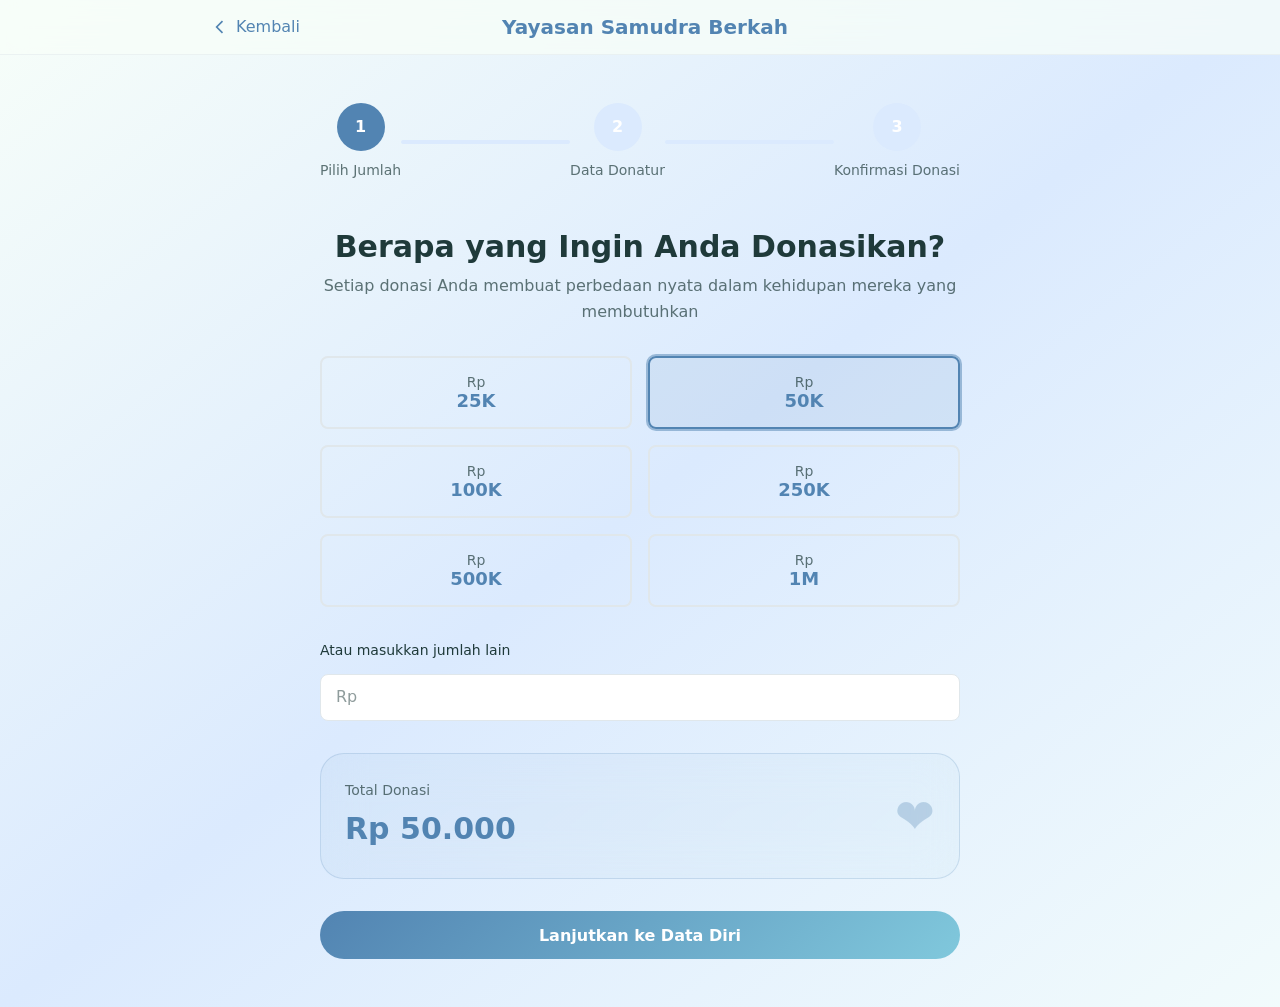
<file: donate.html>
<!DOCTYPE html>
<html lang="id">
<head>
  <meta charset="UTF-8">
  <meta name="viewport" content="width=device-width, initial-scale=1.0">
  <meta name="description" content="Halaman donasi Yayasan Samudra Berkah">
  <meta name="theme-color" content="#5284b2">
  <title>Donasi - Yayasan Samudra Berkah</title>
  <link rel="stylesheet" href="css/styles.css">
  <link rel="stylesheet" href="css/animations.css">
  <style>
:root{
  --primary:#5284b2;
  --accent:#80c8dc;
  --secondary:#3b82f6;
  --background:#f7fef9;
  --foreground:#1f3a3a;
  --border:#e0e7eb;
  --muted:#dbeafe;
  --input:#ffffff;
}

/* reset */
*{
  box-sizing:border-box;
  margin:0;
  padding:0;
  font-family:system-ui,-apple-system,Segoe UI,Roboto,sans-serif;
}

/* animation */
@keyframes bounce{
  0%,100%{transform:translateY(0)}
  50%{transform:translateY(-10px)}
}

/* button active */
.amount-btn.active{
  background:rgba(82,132,178,0.1) !important;
  border-color:var(--primary) !important;
  box-shadow:0 0 0 2px rgba(82,132,178,0.4);
}

/* disabled button */
button:disabled{
  opacity:.5;
  cursor:not-allowed;
}

/* DONATION HEADER */

.donation-header{
position:sticky;
top:0;
z-index:50;
backdrop-filter:blur(12px);
background:rgba(247,254,249,0.75);
border-bottom:1px solid rgba(224,231,235,0.5);
}

.donation-nav{
max-width:900px;
margin:auto;
padding:14px 20px;
display:flex;
align-items:center;
justify-content:space-between;
}

.back-btn{
display:flex;
align-items:center;
gap:6px;
text-decoration:none;
color:var(--primary);
font-weight:500;
transition:.3s;
}

.back-btn:hover{
opacity:.7;
}

.back-btn svg{
width:20px;
height:20px;
stroke:currentColor;
stroke-width:2;
fill:none;
}

.donation-title{
font-size:20px;
font-weight:700;
color:var(--primary);
text-align:center;
flex:1;
}

.nav-space{
width:80px;
}

/* MOBILE */

@media (max-width:640px){

.donation-nav{
padding:12px 16px;
}

.donation-title{
font-size:16px;
}

.back-btn span{
display:none;
}

.back-btn svg{
width:22px;
height:22px;
}

.nav-space{
width:40px;
}

}
</style>
</head>
<body>
  <main style="min-height: 100vh; background: linear-gradient(to bottom right, var(--background), rgb(219, 234, 254), rgba(236, 248, 255, 0.5));">
    <header class="donation-header">
      <div class="donation-nav">

        <a href="index.html" class="back-btn">
          <svg viewBox="0 0 24 24">
            <path d="M15 19l-7-7 7-7"></path>
          </svg>
          <span>Kembali</span>
        </a>

        <h1 class="donation-title">Yayasan Samudra Berkah</h1>

        <div class="nav-space"></div>

      </div>
    </header>

    <div style="max-width: 42rem; margin: 0 auto; padding: 3rem 1rem;">
<!-- Progress indicator -->
<div style="margin-bottom:3rem; display:flex; justify-content:center;">

  <div style="max-width:700px; width:100%;">

    <div style="display:grid; grid-template-columns:auto 1fr auto 1fr auto; align-items:center; text-align:center;">

      <!-- Step 1 -->
      <div>
        <div id="step1" style="width:48px;height:48px;border-radius:50%;display:flex;align-items:center;justify-content:center;font-weight:700;color:white;background:var(--primary);margin:auto;">
          1
        </div>
        <p style="font-size:0.875rem;margin-top:0.5rem;color:rgba(31,58,58,0.7);">
          Pilih Jumlah
        </p>
      </div>

      <!-- Line -->
      <div id="progress1" style="height:4px;background:var(--muted);border-radius:9999px;"></div>

      <!-- Step 2 -->
      <div>
        <div id="step2" style="width:48px;height:48px;border-radius:50%;display:flex;align-items:center;justify-content:center;font-weight:700;color:white;background:var(--muted);margin:auto;">
          2
        </div>
        <p style="font-size:0.875rem;margin-top:0.5rem;color:rgba(31,58,58,0.7);">
          Data Donatur
        </p>
      </div>

      <!-- Line -->
      <div id="progress2" style="height:4px;background:var(--muted);border-radius:9999px;"></div>

      <!-- Step 3 -->
      <div>
        <div id="step3" style="width:48px;height:48px;border-radius:50%;display:flex;align-items:center;justify-content:center;font-weight:700;color:white;background:var(--muted);margin:auto;">
          3
        </div>
        <p style="font-size:0.875rem;margin-top:0.5rem;color:rgba(31,58,58,0.7);">
          Konfirmasi Donasi
        </p>
      </div>

    </div>

  </div>

</div>

      <!-- Step 1: Amount Selection -->
      <div id="amountStep" style="display: grid; grid-template-columns: 1fr; gap: 2rem;" class="fade-in">
        <div style="text-align: center;">
          <h2 style="font-size: 1.875rem; font-weight: 700; color: var(--foreground); margin-bottom: 0.5rem;">Berapa yang Ingin Anda Donasikan?</h2>
          <p style="color: rgba(31, 58, 58, 0.7);">Setiap donasi Anda membuat perbedaan nyata dalam kehidupan mereka yang membutuhkan</p>
        </div>

        <!-- Preset amounts -->
        <div style="display: grid; grid-template-columns: repeat(2, 1fr); gap: 1rem;" id="presetAmounts">
          <button class="amount-btn" data-amount="25000" onclick="selectAmount(25000)" style="padding: 1rem; border-radius: 0.5rem; border: 2px solid var(--border); background: transparent; transition: all 0.3s ease; cursor: pointer;" onmouseover="this.style.borderColor='var(--primary)'; this.style.boxShadow='0 10px 20px rgba(82, 132, 178, 0.1)'" onmouseout="if (!this.classList.contains('active')) { this.style.borderColor='var(--border)'; this.style.boxShadow='none'; }">
            <div style="font-size: 0.875rem; color: rgba(31, 58, 58, 0.7);">Rp</div>
            <div style="font-size: 1.125rem; font-weight: 700; color: var(--primary);">25K</div>
          </button>
          <button class="amount-btn" data-amount="50000" onclick="selectAmount(50000)" style="padding: 1rem; border-radius: 0.5rem; border: 2px solid var(--border); background: transparent; transition: all 0.3s ease; cursor: pointer;" onmouseover="this.style.borderColor='var(--primary)'; this.style.boxShadow='0 10px 20px rgba(82, 132, 178, 0.1)'" onmouseout="if (!this.classList.contains('active')) { this.style.borderColor='var(--border)'; this.style.boxShadow='none'; }">
            <div style="font-size: 0.875rem; color: rgba(31, 58, 58, 0.7);">Rp</div>
            <div style="font-size: 1.125rem; font-weight: 700; color: var(--primary);">50K</div>
          </button>
          <button class="amount-btn" data-amount="100000" onclick="selectAmount(100000)" style="padding: 1rem; border-radius: 0.5rem; border: 2px solid var(--border); background: transparent; transition: all 0.3s ease; cursor: pointer;" onmouseover="this.style.borderColor='var(--primary)'; this.style.boxShadow='0 10px 20px rgba(82, 132, 178, 0.1)'" onmouseout="if (!this.classList.contains('active')) { this.style.borderColor='var(--border)'; this.style.boxShadow='none'; }">
            <div style="font-size: 0.875rem; color: rgba(31, 58, 58, 0.7);">Rp</div>
            <div style="font-size: 1.125rem; font-weight: 700; color: var(--primary);">100K</div>
          </button>
          <button class="amount-btn" data-amount="250000" onclick="selectAmount(250000)" style="padding: 1rem; border-radius: 0.5rem; border: 2px solid var(--border); background: transparent; transition: all 0.3s ease; cursor: pointer;" onmouseover="this.style.borderColor='var(--primary)'; this.style.boxShadow='0 10px 20px rgba(82, 132, 178, 0.1)'" onmouseout="if (!this.classList.contains('active')) { this.style.borderColor='var(--border)'; this.style.boxShadow='none'; }">
            <div style="font-size: 0.875rem; color: rgba(31, 58, 58, 0.7);">Rp</div>
            <div style="font-size: 1.125rem; font-weight: 700; color: var(--primary);">250K</div>
          </button>
          <button class="amount-btn" data-amount="500000" onclick="selectAmount(500000)" style="padding: 1rem; border-radius: 0.5rem; border: 2px solid var(--border); background: transparent; transition: all 0.3s ease; cursor: pointer;" onmouseover="this.style.borderColor='var(--primary)'; this.style.boxShadow='0 10px 20px rgba(82, 132, 178, 0.1)'" onmouseout="if (!this.classList.contains('active')) { this.style.borderColor='var(--border)'; this.style.boxShadow='none'; }">
            <div style="font-size: 0.875rem; color: rgba(31, 58, 58, 0.7);">Rp</div>
            <div style="font-size: 1.125rem; font-weight: 700; color: var(--primary);">500K</div>
          </button>
          <button class="amount-btn" data-amount="1000000" onclick="selectAmount(1000000)" style="padding: 1rem; border-radius: 0.5rem; border: 2px solid var(--border); background: transparent; transition: all 0.3s ease; cursor: pointer;" onmouseover="this.style.borderColor='var(--primary)'; this.style.boxShadow='0 10px 20px rgba(82, 132, 178, 0.1)'" onmouseout="if (!this.classList.contains('active')) { this.style.borderColor='var(--border)'; this.style.boxShadow='none'; }">
            <div style="font-size: 0.875rem; color: rgba(31, 58, 58, 0.7);">Rp</div>
            <div style="font-size: 1.125rem; font-weight: 700; color: var(--primary);">1M</div>
          </button>
        </div>

        <!-- Custom amount -->
        <div style="display: grid; gap: 0.75rem;">
          <label style="display: block; font-size: 0.875rem; font-weight: 500; color: var(--foreground);">Atau masukkan jumlah lain</label>
          <div style="position: relative;">
            <span style="position: absolute; left: 1rem; top: 50%; transform: translateY(-50%); color: rgba(31, 58, 58, 0.5); font-weight: 500;">Rp</span>
            <input type="number" id="customAmount" placeholder="Contoh: 150000" style="width: 100%; padding-left: 2.5rem; padding-top: 0.75rem; padding-bottom: 0.75rem; padding-right: 1rem; border: 1px solid var(--border); border-radius: 0.5rem; font-size: 1.125rem; color: var(--foreground); background: var(--input); transition: border-color 0.3s ease;" onchange="selectCustomAmount()" oninput="selectCustomAmount()" onfocus="this.style.borderColor='var(--primary)'; this.style.boxShadow='0 0 0 2px rgba(82, 132, 178, 0.5)'" onblur="this.style.borderColor='var(--border)'; this.style.boxShadow='none'">
          </div>
        </div>

        <!-- Summary card -->
        <div class="card-glass p-6" style="border: 1px solid rgba(82, 132, 178, 0.2); background: linear-gradient(135deg, rgba(82, 132, 178, 0.05), rgba(128, 200, 220, 0.05)); border-radius: 1.5rem;">
          <div style="display: flex; align-items: center; justify-content: space-between;">
            <div>
              <p style="font-size: 0.875rem; color: rgba(31, 58, 58, 0.7); margin-bottom: 0.25rem;">Total Donasi</p>
              <p id="totalAmount" style="font-size: 1.875rem; font-weight: 700; color: var(--primary);">Rp 50.000</p>
            </div>
            <div style="font-size: 3rem; color: rgba(82, 132, 178, 0.3);">❤️</div>
          </div>
        </div>

        <button onclick="proceedToInfo()" id="proceedBtn" style="width: 100%; height: 48px; font-size: 1rem; font-weight: 600; padding: 0.75rem 1.5rem; background: linear-gradient(135deg, var(--primary), var(--accent)); color: white; border: none; border-radius: 9999px; cursor: pointer; transition: all 0.3s ease;" onmouseover="this.style.boxShadow='0 15px 30px rgba(82, 132, 178, 0.3)'" onmouseout="this.style.boxShadow='0 10px 20px rgba(82, 132, 178, 0.2)'">
          Lanjutkan ke Data Diri
        </button>
      </div>

      <!-- Step 2: Donor Information -->
      <div id="infoStep" style="display: none; grid-template-columns: 1fr; gap: 2rem;" class="fade-in">
        <div style="text-align: center;">
          <h2 style="font-size: 1.875rem; font-weight: 700; color: var(--foreground); margin-bottom: 0.5rem;">Data Diri Anda</h2>
          <p style="color: rgba(31, 58, 58, 0.7);">Informasi ini membantu kami menghubungi dan memberikan tanda terima kasih</p>
        </div>

        <form id="donorForm" style="display: grid; gap: 1.25rem;" onsubmit="submitDonation(event)">
          <div>
            <label style="display: block; font-size: 0.875rem; font-weight: 500; color: var(--foreground); margin-bottom: 0.5rem;">Nama Lengkap *</label>
            <input type="text" id="donorName" required placeholder="Nama Anda" style="width: 100%; padding: 0.75rem 1rem; border: 1px solid var(--border); border-radius: 0.5rem; font-size: 1rem; color: var(--foreground); background: var(--input); transition: border-color 0.3s ease;" onfocus="this.style.borderColor='var(--primary)'; this.style.boxShadow='0 0 0 2px rgba(82, 132, 178, 0.5)'" onblur="this.style.borderColor='var(--border)'; this.style.boxShadow='none'">
          </div>

          <div>
            <label style="display: block; font-size: 0.875rem; font-weight: 500; color: var(--foreground); margin-bottom: 0.5rem;">Email *</label>
            <input type="email" id="donorEmail" required placeholder="email@example.com" style="width: 100%; padding: 0.75rem 1rem; border: 1px solid var(--border); border-radius: 0.5rem; font-size: 1rem; color: var(--foreground); background: var(--input); transition: border-color 0.3s ease;" onfocus="this.style.borderColor='var(--primary)'; this.style.boxShadow='0 0 0 2px rgba(82, 132, 178, 0.5)'" onblur="this.style.borderColor='var(--border)'; this.style.boxShadow='none'">
          </div>

          <div>
            <label style="display: block; font-size: 0.875rem; font-weight: 500; color: var(--foreground); margin-bottom: 0.5rem;">Nomor Telepon</label>
            <input type="tel" id="donorPhone" placeholder="62812345678" style="width: 100%; padding: 0.75rem 1rem; border: 1px solid var(--border); border-radius: 0.5rem; font-size: 1rem; color: var(--foreground); background: var(--input); transition: border-color 0.3s ease;" onfocus="this.style.borderColor='var(--primary)'; this.style.boxShadow='0 0 0 2px rgba(82, 132, 178, 0.5)'" onblur="this.style.borderColor='var(--border)'; this.style.boxShadow='none'">
          </div>

          <div>
            <label style="display: block; font-size: 0.875rem; font-weight: 500; color: var(--foreground); margin-bottom: 0.5rem;">Pesan (Opsional)</label>
            <textarea id="donorMessage" placeholder="Berikan pesan dukungan Anda..." style="width: 100%; padding: 0.75rem 1rem; border: 1px solid var(--border); border-radius: 0.5rem; font-size: 1rem; color: var(--foreground); background: var(--input); transition: border-color 0.3s ease; font-family: inherit; resize: vertical;" rows="4" onfocus="this.style.borderColor='var(--primary)'; this.style.boxShadow='0 0 0 2px rgba(82, 132, 178, 0.5)'" onblur="this.style.borderColor='var(--border)'; this.style.boxShadow='none'"></textarea>
          </div>

          <!-- Summary before submission -->
          <div class="card-glass p-4" style="border: 1px solid rgba(82, 132, 178, 0.2); background: linear-gradient(135deg, rgba(82, 132, 178, 0.05), rgba(128, 200, 220, 0.05)); border-radius: 1.5rem;">
            <div style="display: grid; gap: 0.5rem;">
              <div style="display: flex; justify-content: space-between; font-size: 0.875rem;">
                <span style="color: rgba(31, 58, 58, 0.7);">Jumlah Donasi:</span>
                <span id="summaryAmount" style="font-weight: 700; color: var(--primary);">Rp 50.000</span>
              </div>
              <div style="display: flex; justify-content: space-between; font-size: 0.875rem;">
                <span style="color: rgba(31, 58, 58, 0.7);">Nama:</span>
                <span id="summaryName" style="font-weight: 600; color: var(--foreground);">-</span>
              </div>
              <div style="display: flex; justify-content: space-between; font-size: 0.875rem;">
                <span style="color: rgba(31, 58, 58, 0.7);">Email:</span>
                <span id="summaryEmail" style="font-weight: 600; color: var(--foreground); text-align: right;">-</span>
              </div>
            </div>
          </div>

          <div style="display: grid; grid-template-columns: repeat(2, 1fr); gap: 0.75rem;">
            <button type="button" onclick="goBackToAmount()" style="padding: 0.75rem 1rem; border: 2px solid var(--primary); color: var(--primary); background: transparent; border-radius: 9999px; font-weight: 600; cursor: pointer; transition: all 0.3s ease;" onmouseover="this.style.backgroundColor='var(--primary)'; this.style.color='white'" onmouseout="this.style.backgroundColor='transparent'; this.style.color='var(--primary)'">
              Kembali
            </button>
            <button type="submit" style="padding: 0.75rem 1rem; background: linear-gradient(135deg, var(--primary), var(--accent)); color: white; border: none; border-radius: 9999px; font-weight: 600; font-size: 1rem; cursor: pointer; transition: all 0.3s ease;" onmouseover="this.style.boxShadow='0 15px 30px rgba(82, 132, 178, 0.3)'" onmouseout="this.style.boxShadow='0 10px 20px rgba(82, 132, 178, 0.2)'">
              Konfirmasi Donasi
            </button>
          </div>
        </form>
      </div>

      <!-- Step 3: Success -->
      <div id="successStep" style="display: none; grid-template-columns: 1fr; gap: 2rem; text-align: center;" class="fade-in">
        <div style="display: flex; justify-content: center; margin-bottom: 1.5rem;">
          <div style="position: relative;">
            <div style="width: 80px; height: 80px; background: linear-gradient(135deg, #4ade80, #10b981); border-radius: 50%; display: flex; align-items: center; justify-content: center; animation: bounce 1s infinite;">
              <svg style="width: 48px; height: 48px; color: white;" fill="none" stroke="currentColor" viewBox="0 0 24 24">
                <path stroke-linecap="round" stroke-linejoin="round" stroke-width="2" d="M9 12l2 2 4-4m6 2a9 9 0 11-18 0 9 9 0 0118 0z"></path>
              </svg>
            </div>
          </div>
        </div>

        <div>
          <h2 style="font-size: 1.875rem; font-weight: 700; color: var(--foreground); margin-bottom: 0.75rem;">Terima Kasih!</h2>
          <p style="font-size: 1.125rem; color: rgba(31, 58, 58, 0.7); margin-bottom: 1rem;">
            Donasi Anda sebesar <span id="successAmount" style="font-weight: 700; color: var(--primary);">Rp 50.000</span>
          </p>
          <p style="color: rgba(31, 58, 58, 0.6);">
            telah diterima dengan baik. Kami sangat menghargai kontribusi Anda untuk membantu sesama.
          </p>
        </div>

        <div class="card-glass p-6" style="border: 1px solid rgba(82, 132, 178, 0.2); background: linear-gradient(135deg, rgba(82, 132, 178, 0.05), rgba(128, 200, 220, 0.05)); border-radius: 1.5rem; text-align: left;">
          <div style="display: grid; gap: 0.75rem;">
            <div>
              <p style="font-size: 0.875rem; color: rgba(31, 58, 58, 0.7); margin-bottom: 0.25rem;">Penerima Donasi</p>
              <p id="successName" style="font-weight: 600; color: var(--foreground);">-</p>
            </div>
            <div>
              <p style="font-size: 0.875rem; color: rgba(31, 58, 58, 0.7); margin-bottom: 0.25rem;">Tanda Terima akan Dikirim ke</p>
              <p id="successEmail" style="font-weight: 600; color: var(--foreground);">-</p>
            </div>
            <div id="successMessageBox" style="display: none;">
              <p style="font-size: 0.875rem; color: rgba(31, 58, 58, 0.7); margin-bottom: 0.25rem;">Pesan Anda</p>
              <p id="successMessage" style="color: var(--foreground); font-style: italic;">-</p>
            </div>
          </div>
        </div>

        <div style="background: rgb(219, 234, 254); border: 1px solid rgb(191, 219, 254); border-radius: 0.5rem; padding: 1rem; text-align: left;">
          <p style="font-size: 0.875rem; color: rgb(30, 58, 82);">
            <span style="font-weight: 600;">Informasi Penting:</span> Proses verifikasi donasi Anda akan selesai dalam 24 jam. Anda akan menerima email konfirmasi dengan nomor referensi dan riwayat penggunaan dana.
          </p>
        </div>

        <div style="display: grid; grid-template-columns: repeat(auto-fit, minmax(200px, 1fr)); gap: 0.75rem;">
          <a href="index.html" style="padding: 0.75rem 1.5rem; border: 2px solid var(--primary); color: var(--primary); background: transparent; border-radius: 9999px; font-weight: 600; cursor: pointer; transition: all 0.3s ease; text-decoration: none; text-align: center; display: inline-block;" onmouseover="this.style.backgroundColor='var(--primary)'; this.style.color='white'" onmouseout="this.style.backgroundColor='transparent'; this.style.color='var(--primary)'">
            Kembali ke Beranda
          </a>
          <button style="padding: 0.75rem 1.5rem; background: linear-gradient(135deg, var(--primary), var(--accent)); color: white; border: none; border-radius: 9999px; font-weight: 600; cursor: pointer; transition: all 0.3s ease;" onmouseover="this.style.boxShadow='0 15px 30px rgba(82, 132, 178, 0.3)'" onmouseout="this.style.boxShadow='0 10px 20px rgba(82, 132, 178, 0.2)'">
            Bagikan Donasi Anda
          </button>
        </div>
      </div>
    </div>
  </main>

  <script>
    let currentStep = 'amount';
    let selectedAmount = 50000;

    function selectAmount(amount) {
      selectedAmount = amount;
      document.getElementById('customAmount').value = '';
      updateAmountDisplay();
      updateActiveButton();
    }

    function selectCustomAmount(){
      const val = document.getElementById('customAmount').value;

      if(val && parseInt(val) > 0){
        selectedAmount = parseInt(val);
        updateAmountDisplay();
        updateActiveButton();
      }
    }

    function updateAmountDisplay() {
      document.getElementById('totalAmount').textContent = `Rp ${selectedAmount.toLocaleString('id-ID')}`;
      document.getElementById('summaryAmount').textContent = `Rp ${selectedAmount.toLocaleString('id-ID')}`;
      document.getElementById('proceedBtn').disabled = selectedAmount <= 0;
    }

    function updateActiveButton() {
      document.querySelectorAll('.amount-btn').forEach(btn => {
        btn.classList.remove('active');
        btn.style.backgroundColor = 'transparent';
        btn.style.borderColor = 'var(--border)';
        if (parseInt(btn.dataset.amount) === selectedAmount) {
          btn.classList.add('active');
          btn.style.backgroundColor = 'rgba(82, 132, 178, 0.1)';
          btn.style.borderColor = 'var(--primary)';
          btn.style.boxShadow = '0 0 0 2px rgba(82, 132, 178, 0.5)';
        }
      });
    }

    function proceedToInfo(){

      if(!selectedAmount || selectedAmount <= 0){
        alert("Masukkan jumlah donasi terlebih dahulu");
        return;
      }

      document.getElementById('amountStep').style.display='none';
      document.getElementById('infoStep').style.display='grid';

      // ubah warna step
      document.getElementById('step2').style.background='var(--primary)';
      document.getElementById('progress1').style.background='var(--primary)';

      window.scrollTo({top:0,behavior:'smooth'});
    }

    function goBackToAmount() {
      // Update progress
      document.getElementById('step2').style.opacity = '0.5';
      document.getElementById('step3').style.opacity = '0.5';
      document.getElementById('progress1').style.backgroundColor = 'var(--muted)';
      document.getElementById('progress2').style.backgroundColor = 'var(--muted)';
      
      // Switch steps
      document.getElementById('amountStep').style.display = 'grid';
      document.getElementById('infoStep').style.display = 'none';
      currentStep = 'amount';
      
      // Scroll to top
      window.scrollTo(0, 0);
    }

    function submitDonation(e) {
      e.preventDefault();
      
      const name = document.getElementById('donorName').value;
      const email = document.getElementById('donorEmail').value;
      const phone = document.getElementById('donorPhone').value;
      const message = document.getElementById('donorMessage').value;
      
      if (name && email) {
        // Update progress
        document.getElementById('step2').style.background = 'var(--primary)';
        document.getElementById('step3').style.background = 'var(--primary)';

        document.getElementById('progress1').style.background = 'var(--primary)';
        document.getElementById('progress2').style.background = 'var(--primary)';
        
        // Update success screen
        document.getElementById('successAmount').textContent = `Rp ${selectedAmount.toLocaleString('id-ID')}`;
        document.getElementById('successName').textContent = name;
        document.getElementById('successEmail').textContent = email;
        
        if (message) {
          document.getElementById('successMessageBox').style.display = 'block';
          document.getElementById('successMessage').textContent = `"${message}"`;
        }
        
        // Switch steps
        document.getElementById('infoStep').style.display = 'none';
        document.getElementById('successStep').style.display = 'grid';
        currentStep = 'success';
        
        // Scroll to top
        window.scrollTo(0, 0);
      }
    }

    function resetForm() {
      // Reset form fields
      document.getElementById('donorForm').reset();
      document.getElementById('donorName').value = '';
      document.getElementById('donorEmail').value = '';
      document.getElementById('donorPhone').value = '';
      document.getElementById('donorMessage').value = '';
      
      // Reset amount
      selectedAmount = 50000;
      
      // Reset progress
      document.getElementById('step1').style.opacity = '1';
      document.getElementById('step2').style.opacity = '0.5';
      document.getElementById('step3').style.opacity = '0.5';
      document.getElementById('progress1').style.backgroundColor = 'var(--muted)';
      document.getElementById('progress2').style.backgroundColor = 'var(--muted)';
      
      // Switch to amount step
      document.getElementById('amountStep').style.display = 'grid';
      document.getElementById('infoStep').style.display = 'none';
      document.getElementById('successStep').style.display = 'none';
      currentStep = 'amount';
      
      updateAmountDisplay();
      updateActiveButton();
    }

    // Initialize
    updateAmountDisplay();
    updateActiveButton();

    // Form input updates
    document.getElementById('donorName').addEventListener('input', function() {
      document.getElementById('summaryName').textContent = this.value || '-';
    });

    document.getElementById('donorEmail').addEventListener('input', function() {
      document.getElementById('summaryEmail').textContent = this.value || '-';
    });
  </script>
</body>
</html>
</file>
<file: css/styles.css>
:root {
  --background: #f7fef9;
  --foreground: #1f3a3a;
  --card: #ffffff;
  --card-foreground: #1f3a3a;
  --primary: #5284b2;
  --primary-foreground: #f7fef9;
  --secondary: #8cb0ce;
  --secondary-foreground: #ffffff;
  --muted: #eaf1f5;
  --muted-foreground: #5a7a7a;
  --accent: #80c8dc;
  --accent-foreground: #f7fef9;
  --border: #e0e7eb;
  --input: #f2f7fb;
  --ring: #5284b2;
}

* {
  margin: 0;
  padding: 0;
  box-sizing: border-box;
}

html {
  scroll-behavior: smooth;
}

body {
  font-family: -apple-system, BlinkMacSystemFont, 'Segoe UI', Roboto, Oxygen, Ubuntu, Cantarell, sans-serif;
  background-color: var(--background);
  color: var(--foreground);
  line-height: 1.6;
  min-height:100vh;
  display:flex;
  flex-direction:column;
}

/* Animations */
@keyframes wave {
  0%, 100% {
    d: path('M0,100 Q25,80 50,100 T100,100 L100,120 Q75,100 50,120 T0,120 Z');
  }
  50% {
    d: path('M0,90 Q25,70 50,90 T100,90 L100,130 Q75,110 50,130 T0,130 Z');
  }
}

@keyframes float {
  0%, 100% {
    transform: translateY(0px);
  }
  50% {
    transform: translateY(-20px);
  }
}

@keyframes fadeIn {
  from {
    opacity: 0;
    transform: translateY(30px);
  }
  to {
    opacity: 1;
    transform: translateY(0);
  }
}

@keyframes slideUp {
  from {
    opacity: 0;
    transform: translateY(60px);
  }
  to {
    opacity: 1;
    transform: translateY(0);
  }
}

@keyframes counterAnimate {
  0% {
    opacity: 0;
    transform: scale(0.5);
  }
  100% {
    opacity: 1;
    transform: scale(1);
  }
}

@keyframes pulse {
  0%, 100% {
    opacity: 1;
  }
  50% {
    opacity: 0.5;
  }
}

@keyframes bounce {
  0%, 100% {
    transform: translateY(0);
  }
  50% {
    transform: translateY(-10px);
  }
}

.fade-in {
  animation: fadeIn 0.8s ease-out;
}

.slide-up {
  animation: slideUp 0.8s ease-out;
}

.counter-animate {
  animation: counterAnimate 0.6s ease-out;
}

.animate-pulse {
  animation: pulse 2s cubic-bezier(0.4, 0, 0.6, 1) infinite;
}

.animate-bounce {
  animation: bounce 1s infinite;
}

/* Utility Classes */
.text-balance {
  text-wrap: balance;
}

.line-clamp-2 {
  display: -webkit-box;
  -webkit-line-clamp: 2;
  -webkit-box-orient: vertical;
  overflow: hidden;
}

.line-clamp-3 {
  display: -webkit-box;
  -webkit-line-clamp: 3;
  -webkit-box-orient: vertical;
  overflow: hidden;
}

/* Layout helpers */
.container {
  max-width: 1280px;
  margin: 0 auto;
  padding: 0 1rem;
}

.flex {
  display: flex;
}

.items-center {
  align-items: center;
}

.justify-between {
  justify-content: space-between;
}

.justify-center {
  justify-content: center;
}

.gap-2 { gap: 0.5rem; }
.gap-3 { gap: 0.75rem; }
.gap-4 { gap: 1rem; }
.gap-6 { gap: 1.5rem; }
.gap-8 { gap: 2rem; }
.gap-12 { gap: 3rem; }

.mb-2 { margin-bottom: 0.5rem; }
.mb-3 { margin-bottom: 0.75rem; }
.mb-4 { margin-bottom: 1rem; }
.mb-6 { margin-bottom: 1.5rem; }
.mb-8 { margin-bottom: 2rem; }
.mb-12 { margin-bottom: 3rem; }
.mb-16 { margin-bottom: 4rem; }

.mt-2 { margin-top: 0.5rem; }
.mt-4 { margin-top: 1rem; }
.mt-8 { margin-bottom: 2rem; }
.mt-16 { margin-top: 4rem; }

.pt-8 { padding-top: 2rem; }
.pt-12 { padding-top: 3rem; }

.p-4 { padding: 1rem; }
.p-6 { padding: 1.5rem; }
.p-8 { padding: 2rem; }

.px-4 { padding-left: 1rem; padding-right: 1rem; }
.px-6 { padding-left: 1.5rem; padding-right: 1.5rem; }
.px-8 { padding-left: 2rem; padding-right: 2rem; }
.px-10 { padding-left: 2.5rem; padding-right: 2.5rem; }

.py-2 { padding-top: 0.5rem; padding-bottom: 0.5rem; }
.py-3 { padding-top: 0.75rem; padding-bottom: 0.75rem; }
.py-4 { padding-top: 1rem; padding-bottom: 1rem; }
.py-6 { padding-top: 1.5rem; padding-bottom: 1.5rem; }
.py-12 { padding-top: 3rem; padding-bottom: 3rem; }

.sm\:px-6 { padding-left: 1.5rem; padding-right: 1.5rem; }
.lg\:px-8 { padding-left: 2rem; padding-right: 2rem; }

/* Responsive padding */
@media (min-width: 640px) {
  .sm\:py-20 { padding-top: 5rem; padding-bottom: 5rem; }
  .sm\:py-28 { padding-top: 7rem; padding-bottom: 7rem; }
  .sm\:p-12 { padding: 3rem; }
  .sm\:text-lg { font-size: 1.125rem; }
  .sm\:text-xl { font-size: 1.25rem; }
  .sm\:text-2xl { font-size: 1.5rem; }
  .sm\:text-5xl { font-size: 3rem; }
  .sm\:text-6xl { font-size: 3.75rem; }
  .sm\:h-80 { height: 20rem; }
  .sm\:flex-row { flex-direction: row; }
  .sm\:grid-cols-2 { display: grid; grid-template-columns: repeat(2, 1fr); }
  .sm\:grid-cols-2.gap-6 { display: grid; grid-template-columns: repeat(2, 1fr); gap: 1.5rem; }
  .sm\:gap-4 { gap: 1rem; }
}

@media (min-width: 768px) {
  .md\:grid-cols-2 { display: grid; grid-template-columns: repeat(2, 1fr); }
  .md\:grid-cols-3 { display: grid; grid-template-columns: repeat(3, 1fr); }
  .md\:grid-cols-4 { display: grid; grid-template-columns: repeat(4, 1fr); }
  .md\:p-6 { padding: 1.5rem; }
  .md\:pt-0 { padding-top: 0; }
}

@media (min-width: 1024px) {
  .lg\:grid-cols-3 { display: grid; grid-template-columns: repeat(3, 1fr); }
  .lg\:grid-cols-4 { display: grid; grid-template-columns: repeat(4, 1fr); }
  .lg\:text-7xl { font-size: 4.5rem; }
  .lg\:text-6xl { font-size: 3.75rem; }
  .lg\:px-8 { padding-left: 2rem; padding-right: 2rem; }
}

/* Typography */
h1, h2, h3, h4, h5, h6 {
  font-weight: 700;
  line-height: 1.2;
}

h2 {
  font-size: 2.25rem;
}

@media (min-width: 640px) {
  h2 {
    font-size: 3rem;
  }
}

h3 {
  font-size: 1.25rem;
}

h4 {
  font-size: 1.125rem;
}

a {
  color: inherit;
  text-decoration: none;
  transition: color 0.3s ease;
}

button {
  font-family: inherit;
  cursor: pointer;
  border: none;
  transition: all 0.3s ease;
}

input, textarea {
  font-family: inherit;
  color: var(--foreground);
}

/* Main content */
main {
  min-height: 100vh;
  background: linear-gradient(to bottom, var(--background), rgb(219, 234, 254), var(--background));
  overflow: hidden;
  flex: 1;
}

/* Header */
header {
  position: fixed;
  top: 0;
  left: 0;
  right: 0;
  z-index: 50;
  transition: all 0.3s ease;
}

header.scrolled {
  background-color: rgba(255, 255, 255, 0.8);
  backdrop-filter: blur(12px);
  box-shadow: 0 10px 30px rgba(0, 0, 0, 0.1);
}

nav {
  max-width: 1280px;
  margin: 0 auto;
  padding: 1rem;
  display: flex;
  justify-content: space-between;
  align-items: center;
  height: 60px;
}

nav > div:first-child {
  display: flex;
  align-items: center;
  gap: 0.5rem;
}

.logo-circle {
  width: 40px;
  height: 40px;
  border-radius: 50%;
  background: linear-gradient(135deg, var(--primary), var(--accent));
  display: flex;
  align-items: center;
  justify-content: center;
  color: white;
  font-weight: 700;
  font-size: 1rem;
}

.logo-text {
  font-size: 1.25rem;
  font-weight: 700;
  color: var(--primary);
}

@media (min-width: 640px) {
  .logo-text {
    display: inline;
  }
}

nav > div:last-child {
  display: flex;
  gap: 1.5rem;
  align-items: center;
}

nav a {
  font-size: 0.875rem;
  color: var(--foreground);
}

nav a:hover {
  color: var(--primary);
}

nav .donate-btn {
  padding: 0.5rem 1.5rem;
  background-color: var(--primary);
  color: var(--primary-foreground);
  border-radius: 9999px;
  font-weight: 500;
  font-size: 0.875rem;
  box-shadow: 0 4px 12px rgba(82, 132, 178, 0.2);
  transition: all 0.3s ease;
}

nav .donate-btn:hover {
  box-shadow: 0 8px 20px rgba(82, 132, 178, 0.3);
}

/* Sections */
section {
  position: relative;
}

.py-20 { padding-top: 5rem; padding-bottom: 5rem; }
.py-28 { padding-top: 7rem; padding-bottom: 7rem; }

.px-4 { padding-left: 1rem; padding-right: 1rem; }

/* Grid */
.grid {
  display: grid;
}

.gap-4 { gap: 1rem; }
.gap-6 { gap: 1.5rem; }

/* Cards */
.card {
  background-color: var(--card);
  border: 1px solid var(--border);
  border-radius: 1.5rem;
  transition: all 0.3s ease;
}

.card-glass {
  background: rgba(255, 255, 255, 0.4);
  backdrop-filter: blur(20px);
  border: 1px solid rgba(255, 255, 255, 0.6);
  border-radius: 1.5rem;
  transition: all 0.3s ease;
}

.card-glass:hover {
  background: rgba(255, 255, 255, 0.6);
  border-color: rgba(82, 132, 178, 0.4);
  box-shadow: 0 20px 40px rgba(0, 0, 0, 0.1);
}

/* Buttons */
.btn {
  padding: 0.75rem 1.5rem;
  border-radius: 9999px;
  font-weight: 600;
  font-size: 1rem;
  transition: all 0.3s ease;
  border: 2px solid transparent;
}

.btn-primary {
  background: linear-gradient(135deg, var(--primary), var(--accent));
  color: white;
}

.btn-primary:hover {
  box-shadow: 0 12px 30px rgba(82, 132, 178, 0.3);
  transform: scale(1.05);
}

.btn-outline {
  border: 2px solid var(--primary);
  color: var(--primary);
  background: transparent;
}

.btn-outline:hover {
  background-color: var(--primary);
  color: white;
}

/* Progress bar */
.progress-bar {
  width: 100%;
  height: 0.5rem;
  background-color: #e5e7eb;
  border-radius: 9999px;
  overflow: hidden;
}

.progress-fill {
  height: 100%;
  background: linear-gradient(90deg, var(--primary), var(--accent));
  border-radius: 9999px;
  transition: width 1s ease;
}

/* Max width */
.max-w-6xl {
  max-width: 72rem;
}

.max-w-4xl {
  max-width: 56rem;
}

.max-w-2xl {
  max-width: 42rem;
}

/* Visibility */
.relative { position: relative; }
.absolute { position: absolute; }
.inset-0 { top: 0; right: 0; bottom: 0; left: 0; }

/* Overflow */
.overflow-hidden { overflow: hidden; }
.overflow-visible { overflow: visible; }

/* Pointer events */
.pointer-events-none { pointer-events: none; }

/* Transform */
.transform { transform: translate(var(--tw-translate-x), var(--tw-translate-y)) scale(var(--tw-scale-x), var(--tw-scale-y)); }
.translate-x-1 { --tw-translate-x: 0.25rem; }
.translate-y-0 { --tw-translate-y: 0; }
.translate-y-8 { --tw-translate-y: 2rem; }
.translate-y-10 { --tw-translate-y: 2.5rem; }
.translate-y-30 { --tw-translate-y: 7.5rem; }
.translate-y-60 { --tw-translate-y: 15rem; }
.-translate-x-1\/2 { transform: translateX(-50%); }
.-translate-y-1\/2 { transform: translateY(-50%); }

/* Scale */
.scale-105 { transform: scale(1.05); }
.scale-110 { transform: scale(1.1); }
.scale-125 { transform: scale(1.25); }

/* Opacity */
.opacity-0 { opacity: 0; }
.opacity-5 { opacity: 0.05; }
.opacity-10 { opacity: 0.1; }
.opacity-20 { opacity: 0.2; }
.opacity-30 { opacity: 0.3; }
.opacity-40 { opacity: 0.4; }
.opacity-50 { opacity: 0.5; }
.opacity-60 { opacity: 0.6; }
.opacity-70 { opacity: 0.7; }
.opacity-80 { opacity: 0.8; }
.opacity-90 { opacity: 0.9; }
.opacity-100 { opacity: 1; }

/* Text colors */
.text-primary { color: var(--primary); }
.text-foreground { color: var(--foreground); }
.text-white { color: #ffffff; }
.text-accent { color: var(--accent); }

.text-foreground\/60 { color: rgba(31, 58, 58, 0.6); }
.text-foreground\/70 { color: rgba(31, 58, 58, 0.7); }
.text-foreground\/80 { color: rgba(31, 58, 58, 0.8); }
.text-foreground\/90 { color: rgba(31, 58, 58, 0.9); }
.text-white\/30 { color: rgba(255, 255, 255, 0.3); }
.text-white\/50 { color: rgba(255, 255, 255, 0.5); }
.text-white\/80 { color: rgba(255, 255, 255, 0.8); }
.text-white\/90 { color: rgba(255, 255, 255, 0.9); }
.text-blue-900 { color: #111827; }
.text-yellow-400 { color: #facc15; }

/* Background colors */
.bg-primary { background-color: var(--primary); }
.bg-primary\/5 { background-color: rgba(82, 132, 178, 0.05); }
.bg-primary\/10 { background-color: rgba(82, 132, 178, 0.1); }
.bg-primary\/20 { background-color: rgba(82, 132, 178, 0.2); }
.bg-accent { background-color: var(--accent); }
.bg-accent\/5 { background-color: rgba(128, 200, 220, 0.05); }
.bg-accent\/20 { background-color: rgba(128, 200, 220, 0.2); }
.bg-white { background-color: #ffffff; }
.bg-white\/10 { background-color: rgba(255, 255, 255, 0.1); }
.bg-white\/20 { background-color: rgba(255, 255, 255, 0.2); }
.bg-white\/30 { background-color: rgba(255, 255, 255, 0.3); }
.bg-white\/40 { background-color: rgba(255, 255, 255, 0.4); }
.bg-white\/50 { background-color: rgba(255, 255, 255, 0.5); }
.bg-white\/60 { background-color: rgba(255, 255, 255, 0.6); }
.bg-white\/70 { background-color: rgba(255, 255, 255, 0.7); }
.bg-blue-50 { background-color: #f0f9ff; }
.bg-blue-100 { background-color: #e0f2fe; }
.bg-gray-200 { background-color: #e5e7eb; }
.bg-green-400 { background-color: #4ade80; }
.bg-emerald-500 { background-color: #10b981; }
.bg-black\/0 { background-color: rgba(0, 0, 0, 0); }
.bg-black\/20 { background-color: rgba(0, 0, 0, 0.2); }
.bg-gradient-to-b { background-image: linear-gradient(to bottom, var(--tw-gradient-stops)); }
.bg-gradient-to-r { background-image: linear-gradient(to right, var(--tw-gradient-stops)); }
.bg-gradient-to-br { background-image: linear-gradient(135deg, var(--tw-gradient-stops)); }
.bg-gradient-to-bl { background-image: linear-gradient(225deg, var(--tw-gradient-stops)); }
.bg-gradient-to-t { background-image: linear-gradient(to top, var(--tw-gradient-stops)); }
.bg-gradient-to-tr { background-image: linear-gradient(45deg, var(--tw-gradient-stops)); }
.bg-gradient-to-tl { background-image: linear-gradient(315deg, var(--tw-gradient-stops)); }
.bg-clip-text { -webkit-background-clip: text; background-clip: text; }
.text-transparent { color: transparent; }

/* Gradient stops */
.from-blue-100 { --tw-gradient-from: #dbeafe; --tw-gradient-stops: var(--tw-gradient-from), var(--tw-gradient-to, rgba(219, 234, 254, 0)); }
.from-cyan-50 { --tw-gradient-from: #ecf8ff; --tw-gradient-stops: var(--tw-gradient-from), var(--tw-gradient-to, rgba(236, 248, 255, 0)); }
.from-blue-50 { --tw-gradient-from: #eff6ff; --tw-gradient-stops: var(--tw-gradient-from), var(--tw-gradient-to, rgba(239, 246, 255, 0)); }
.via-blue-50 { --tw-gradient-stops: var(--tw-gradient-stops), #eff6ff, var(--tw-gradient-to, rgba(239, 246, 255, 0)); }
.via-cyan-50 { --tw-gradient-stops: var(--tw-gradient-stops), #ecf8ff, var(--tw-gradient-to, rgba(236, 248, 255, 0)); }
.to-background { --tw-gradient-to: var(--background); }
.to-blue-50 { --tw-gradient-to: #eff6ff; }
.to-cyan-50 { --tw-gradient-to: #ecf8ff; }
.to-accent { --tw-gradient-to: var(--accent); }
.to-primary { --tw-gradient-to: var(--primary); }
.to-secondary { --tw-gradient-to: var(--secondary); }
.to-accent\/20 { --tw-gradient-to: rgba(128, 200, 220, 0.2); }
.from-primary { --tw-gradient-from: var(--primary); }
.from-accent { --tw-gradient-from: var(--accent); }
.from-secondary { --tw-gradient-from: var(--secondary); }
.from-green-400 { --tw-gradient-from: #4ade80; }
.from-orange-400 { --tw-gradient-from: #fb923c; }
.from-pink-400 { --tw-gradient-from: #f472b6; }
.from-blue-400 { --tw-gradient-from: #60a5fa; }
.from-purple-400 { --tw-gradient-from: #c084fc; }
.from-teal-400 { --tw-gradient-from: #2dd4bf; }
.from-red-500 { --tw-gradient-to: #ef4444; }
.from-rose-500 { --tw-gradient-to: #f43f5e; }
.from-cyan-500 { --tw-gradient-to: #06b6d4; }
.from-emerald-500 { --tw-gradient-to: #10b981; }
.from-indigo-500 { --tw-gradient-to: #6366f1; }
.from-cyan-600 { --tw-gradient-to: #0891b2; }

/* Border */
.border { border: 1px solid var(--border); }
.border-b { border-bottom: 1px solid var(--border); }
.border-t { border-top: 1px solid var(--border); }
.border-primary { border-color: var(--primary); }
.border-border\/40 { border-color: rgba(224, 231, 235, 0.4); }
.border-white\/20 { border-color: rgba(255, 255, 255, 0.2); }
.border-white\/30 { border-color: rgba(255, 255, 255, 0.3); }
.border-white\/40 { border-color: rgba(255, 255, 255, 0.4); }
.border-white\/60 { border-color: rgba(255, 255, 255, 0.6); }
.border-white\/70 { border-color: rgba(255, 255, 255, 0.7); }
.border-gray-200 { border-color: #e5e7eb; }
.border-blue-200 { border-color: #bfdbfe; }
.border-2 { border-width: 2px; }
.border-b-2 { border-bottom: 2px solid var(--border); }

/* Rounded */
.rounded { border-radius: 0.25rem; }
.rounded-lg { border-radius: 0.5rem; }
.rounded-2xl { border-radius: 1rem; }
.rounded-3xl { border-radius: 1.5rem; }
.rounded-full { border-radius: 9999px; }

/* Blur */
.blur-2xl { filter: blur(40px); }
.blur-3xl { filter: blur(64px); }

/* Width/Height */
.w-10 { width: 40px; }
.w-12 { width: 48px; }
.w-20 { width: 80px; }
.w-32 { width: 128px; }
.w-40 { width: 160px; }
.w-96 { width: 384px; }
.w-full { width: 100%; }
.w-screen { width: 100vw; }
.h-1 { height: 4px; }
.h-2 { height: 8px; }
.h-6 { height: 24px; }
.h-10 { height: 40px; }
.h-12 { height: 48px; }
.h-20 { height: 80px; }
.h-32 { height: 128px; }
.h-40 { height: 160px; }
.h-48 { height: 192px; }
.h-64 { height: 256px; }
.h-96 { height: 384px; }
.h-screen { height: 100vh; }

/* Display */
.block { display: block; }
.inline { display: inline; }
.inline-block { display: inline-block; }
.inline-flex { display: inline-flex; }
.flex { display: flex; }
.grid { display: grid; }
.hidden { display: none; }

/* Flex */
.flex-1 { flex: 1 1 0%; }
.flex-col { flex-direction: column; }
.flex-row { flex-direction: row; }
.flex-wrap { flex-wrap: wrap; }

/* Text align */
.text-center { text-align: center; }
.text-left { text-align: left; }
.text-right { text-align: right; }

/* Font sizes */
.text-sm { font-size: 0.875rem; }
.text-base { font-size: 1rem; }
.text-lg { font-size: 1.125rem; }
.text-xl { font-size: 1.25rem; }
.text-2xl { font-size: 1.5rem; }
.text-3xl { font-size: 1.875rem; }
.text-4xl { font-size: 2.25rem; }
.text-5xl { font-size: 3rem; }
.text-6xl { font-size: 3.75rem; }
.text-7xl { font-size: 4.5rem; }

/* Font weight */
.font-medium { font-weight: 500; }
.font-semibold { font-weight: 600; }
.font-bold { font-weight: 700; }

/* Line height */
.leading-relaxed { line-height: 1.625; }

/* Italic */
.italic { font-style: italic; }

/* Ring */
.ring-2 { box-shadow: 0 0 0 2px rgba(82, 132, 178, 0.5); }

/* Box shadow */
.shadow-lg { box-shadow: 0 10px 15px -3px rgba(0, 0, 0, 0.1); }
.shadow-xl { box-shadow: 0 20px 25px -5px rgba(0, 0, 0, 0.1); }
.shadow-2xl { box-shadow: 0 25px 50px -12px rgba(0, 0, 0, 0.25); }

/* Transition */
.transition { transition-property: all; transition-timing-function: cubic-bezier(0.4, 0, 0.2, 1); transition-duration: 150ms; }
.transition-all { transition-property: all; transition-timing-function: cubic-bezier(0.4, 0, 0.2, 1); }
.transition-colors { transition-property: color, background-color, border-color, text-decoration-color, fill, stroke; transition-timing-function: cubic-bezier(0.4, 0, 0.2, 1); }
.transition-opacity { transition-property: opacity; transition-timing-function: cubic-bezier(0.4, 0, 0.2, 1); }
.transition-transform { transition-property: transform; transition-timing-function: cubic-bezier(0.4, 0, 0.2, 1); }
.duration-300 { transition-duration: 300ms; }
.duration-500 { transition-duration: 500ms; }
.duration-1000 { transition-duration: 1000ms; }

/* Fill */
.fill-current { fill: currentColor; }

/* Stroke */
.stroke-current { stroke: currentColor; }
.stroke-white { stroke: #ffffff; }
.stroke-2 { stroke-width: 2; }

/* SVG */
svg {
  display: block;
}

.group:hover .group-hover\:scale-110 { transform: scale(1.1); }
.group:hover .group-hover\:scale-125 { transform: scale(1.25); }
.group:hover .group-hover\:scale-105 { transform: scale(1.05); }
.group:hover .group-hover\:animate-bounce { animation: bounce 1s infinite; }
.group:hover .group-hover\:translate-x-1 { transform: translateX(0.25rem); }
.group:hover .group-hover\:opacity-100 { opacity: 1; }
.group:hover .group-hover\:opacity-40 { opacity: 0.4; }
.group:hover .group-hover\:from-primary\/10 { --tw-gradient-from: rgba(82, 132, 178, 0.1); }
.group:hover .group-hover\:bg-white\/50 { background-color: rgba(255, 255, 255, 0.5); }
.group:hover .group-hover\:bg-white\/60 { background-color: rgba(255, 255, 255, 0.6); }
.group:hover .group-hover\:border-primary\/40 { border-color: rgba(82, 132, 178, 0.4); }
.group:hover .group-hover\:shadow-xl { box-shadow: 0 20px 25px -5px rgba(0, 0, 0, 0.1); }
.group:hover .group-hover\:text-white { color: #ffffff; }
.group:hover .group-hover\:from-primary\/10 { --tw-gradient-from: rgba(82, 132, 178, 0.1); --tw-gradient-stops: var(--tw-gradient-from), var(--tw-gradient-to, rgba(82, 132, 178, 0)); }

/* Focus */
input:focus, textarea:focus {
  outline: none;
  border-color: var(--ring);
  ring: 2px;
  box-shadow: 0 0 0 2px rgba(82, 132, 178, 0.5);
}

input::placeholder, textarea::placeholder {
  color: rgba(255, 255, 255, 0.5);
}

/* Responsive */
@media (max-width: 639px) {
  .sm\:flex { display: none; }
  .sm\:inline { display: none; }
  .sm\:hidden { display: none; }
}

@media (min-width: 640px) {
  .sm\:flex { display: flex; }
  .sm\:inline { display: inline; }
  .sm\:hidden { display: none; }
  .sm\:text-6xl { font-size: 3.75rem; }
}
</file>
<file: css/animations.css>
<!DOCTYPE html>
<html lang="id">
<head>
  <meta charset="UTF-8">
  <meta name="viewport" content="width=device-width, initial-scale=1.0">
  <meta name="description" content="Yayasan Samudra Berkah adalah organisasi nirlaba yang berdedikasi untuk memberikan bantuan kemanusiaan melalui program pendidikan, pemberian pangan, kesehatan, dan pemberdayaan ekonomi masyarakat yang membutuhkan.">
  <meta name="theme-color" content="#5284b2">
  <title>Yayasan Samudra Berkah - Donasi Kemanusiaan & Program Sosial</title>
  <link rel="stylesheet" href="css/styles.css">
  <link rel="stylesheet" href="css/animations.css">
  <link rel="stylesheet" href="https://cdnjs.cloudflare.com/ajax/libs/font-awesome/6.5.0/css/all.min.css">
  <style>
    .gallery-grid{
      display:grid;
      grid-template-columns:repeat(3,1fr);
      gap:1.5rem;
    }

    /* tablet */
    @media (max-width: 1024px){
      .gallery-grid{
      grid-template-columns:repeat(2,1fr);
      }
      }

      /* mobile */
      @media (max-width: 640px){
      .gallery-grid{
      grid-template-columns:1fr;
      }
    }

    footer i{
      font-size:18px;
    }

    footer a:hover i{
      transform:scale(1.2);
      transition:0.3s;
    }
  </style>
</head>
<body>
  <main>
    <!-- Header/Navigation -->
    <header id="header">
      <nav>
        <div>
          <div class="logo-circle">YSB</div>
          <span class="logo-text">Yayasan Samudra Berkah</span>
        </div>
        <div>
          <a href="#about">Tentang</a>
          <a href="#campaigns">Program</a>
          <a href="#impact">Dampak</a>
          <a href="donate.html" class="donate-btn">Donasi Sekarang</a>
        </div>
      </nav>
    </header>

    <!-- Hero Section -->
    <section id="hero" style="min-height:100vh; display:flex; align-items:center; justify-content:center; position:relative; overflow:hidden; padding:120px 20px 80px;">

       <!-- Animated Background -->
      <div style="position: absolute; inset: 0; z-index: 0;">
        <div style="position: absolute; inset: 0; background: linear-gradient(to bottom right, #dbeafe, #ecf8ff, #eff6ff);"></div>
        
        <!-- Animated waves -->
        <svg class="animate-pulse" style="position: absolute; bottom: 0; width: 100%; height: 16rem; opacity: 0.2;" viewBox="0 0 1200 120" preserveAspectRatio="none">
          <path d="M0,50 Q300,20 600,50 T1200,50 L1200,120 L0,120 Z" fill="currentColor" style="color: var(--primary);"></path>
          <path d="M0,60 Q300,30 600,60 T1200,60 L1200,120 L0,120 Z" fill="currentColor" style="color: var(--accent); opacity: 0.5; animation-delay: 0.5s;" class="animate-pulse"></path>
        </svg>

        <!-- Decorative circles -->
        <div style="position: absolute; top: 2.5rem; right: 2.5rem; width: 18rem; height: 18rem; background: linear-gradient(135deg, var(--accent), var(--primary)); border-radius: 50%; opacity: 0.1; filter: blur(3rem);" class="animate-pulse"></div>
        <div style="position: absolute; bottom: 5rem; left: 5rem; width: 24rem; height: 24rem; background: linear-gradient(45deg, var(--primary), var(--secondary)); border-radius: 50%; opacity: 0.1; filter: blur(3rem); animation-delay: 1s;" class="animate-pulse"></div>
      </div>

      <!-- Content -->
      <div style="position:relative; z-index:10; text-align:center; max-width:900px; padding:0 20px;">

        <h1 style="font-size:clamp(2.5rem,8vw,4.5rem); font-weight:700; margin-bottom:1.5rem;">

          <span style="background:linear-gradient(to right,var(--primary),var(--accent),var(--secondary)); -webkit-background-clip:text; -webkit-text-fill-color:transparent;">
            Bersama Berbagi Berkah
          </span>

          <br>

          <span style="color:var(--foreground);">
            untuk Kemanusiaan
          </span>

        </h1>

        <p style="font-size:clamp(1rem,3vw,1.25rem); color:rgba(31,58,58,0.8); margin-bottom:2.5rem; line-height:1.7; max-width:650px; margin-left:auto; margin-right:auto;">
          Yayasan Samudra Berkah berdedikasi untuk memberikan harapan dan bantuan kepada mereka yang membutuhkan melalui program-program kemanusiaan yang berkelanjutan dan berdampak.
        </p>

        <!-- CTA Buttons -->
        <div style="display:flex; flex-wrap:wrap; gap:16px; justify-content:center;">

          <!-- Donasi -->
          <a href="donate.html"
          style="padding:1rem 2.2rem; background:linear-gradient(to right,var(--primary),var(--accent)); color:white; border-radius:999px; font-weight:600; font-size:1.1rem; text-decoration:none; box-shadow:0 15px 30px rgba(0,0,0,.15); transition:.3s;"
          onmouseover="this.style.transform='scale(1.05)'"
          onmouseout="this.style.transform='scale(1)'">
          Donasi Sekarang
          </a>

          <!-- Program -->
          <a href="#campaigns"
          style="padding:1rem 2.2rem; border:2px solid var(--primary); color:var(--primary); background:white; border-radius:999px; font-weight:600; font-size:1.1rem; text-decoration:none; transition:.3s;"
          onmouseover="this.style.background='var(--primary)';this.style.color='white'"
          onmouseout="this.style.background='white';this.style.color='var(--primary)'">
          Lihat Program
          </a>

        </div>

      </div>

    </section>

    <!-- About Section -->
    <section id="about" class="py-20 sm:py-28 px-4 sm:px-6 lg:px-8" style="background: linear-gradient(to bottom, transparent, rgba(219, 234, 254, 0.3)); position: relative; overflow: hidden;">
      <div style="position: absolute; top: 0; right: 0; width: 24rem; height: 24rem; background: linear-gradient(225deg, rgba(139, 176, 206, 0.05), rgba(128, 200, 220, 0.05)); border-radius: 50%; filter: blur(3rem); pointer-events: none;"></div>

      <div style="max-width: 72rem; margin: 0 auto;">
        <!-- Section Header -->
        <div style="text-align: center; margin-bottom: 4rem;">
          <h2 style="font-size: clamp(2rem, 5vw, 3rem); font-weight: 700; margin-bottom: 1rem; color: var(--foreground);">
            Tentang <span style="color: var(--primary);">Yayasan Samudra Berkah</span>
          </h2>
          <p style="font-size: 1.125rem; color: rgba(31, 58, 58, 0.7); max-width: 42rem; margin: 0 auto;">
            Kami percaya bahwa setiap orang berhak mendapatkan kesempatan untuk hidup dengan bermartabat dan sejahtera
          </p>
        </div>

        <!-- Mission, Vision, Values -->
        <div style="display: grid; grid-template-columns: repeat(auto-fit, minmax(250px, 1fr)); gap: 1.5rem; margin-bottom: 4rem;">
          <!-- Card 1 -->
          <div class="card-glass p-8" style="border-radius: 1.5rem; transition: all 0.5s ease;">
            <div style="font-size: 3rem; margin-bottom: 1rem;"><i data-lucide="target" style="width:48px;height:48px;color:var(--primary);"></i></div>
            <h3 style="font-size: 1.25rem; font-weight: 700; color: var(--primary); margin-bottom: 0.75rem;">Misi</h3>
            <p style="color: rgba(31, 58, 58, 0.7); line-height: 1.625;">
              Memberikan bantuan kemanusiaan yang berkelanjutan untuk meningkatkan kualitas hidup masyarakat yang kurang mampu melalui berbagai program sosial dan pemberdayaan.
            </p>
          </div>

          <!-- Card 2 -->
          <div class="card-glass p-8" style="border-radius: 1.5rem; transition: all 0.5s ease;">
            <div style="font-size: 3rem; margin-bottom: 1rem;"><i data-lucide="eye" style="width:48px;height:48px;color:var(--primary);"></i></div>
            <h3 style="font-size: 1.25rem; font-weight: 700; color: var(--primary); margin-bottom: 0.75rem;">Visi</h3>
            <p style="color: rgba(31, 58, 58, 0.7); line-height: 1.625;">
              Mewujudkan masyarakat yang sejahtera, mandiri, dan berkeadilan dengan nilai-nilai solidaritas dan kepedulian antar sesama manusia.
            </p>
          </div>

          <!-- Card 3 -->
          <div class="card-glass p-8" style="border-radius: 1.5rem; transition: all 0.5s ease;">
            <div style="font-size: 3rem; margin-bottom: 1rem;"><i data-lucide="heart-handshake" style="width:48px;height:48px;color:var(--primary);"></i></div>
            <h3 style="font-size: 1.25rem; font-weight: 700; color: var(--primary); margin-bottom: 0.75rem;">Nilai</h3>
            <p style="color: rgba(31, 58, 58, 0.7); line-height: 1.625;">
              Transparansi, akuntabilitas, keadilan sosial, dan komitmen untuk memberikan dampak positif jangka panjang bagi setiap penerima manfaat.
            </p>
          </div>
        </div>

        <!-- Story Box -->
        <div class="card-glass p-8 sm:p-12" style="border-radius: 1.5rem;">
          <h3 style="font-size: 1.5rem; font-weight: 700; color: var(--primary); margin-bottom: 1rem;">Kisah Kami</h3>
          <p style="color: rgba(31, 58, 58, 0.8); line-height: 1.625; margin-bottom: 1rem;">
            Didirikan dengan semangat untuk membuat perbedaan nyata, Yayasan Samudra Berkah telah melayani ribuan keluarga di berbagai komunitas. Kami memahami bahwa kemiskinan dan ketidakadilan sosial adalah tantangan kompleks yang membutuhkan solusi holistik dan berkelanjutan.
          </p>
          <p style="color: rgba(31, 58, 58, 0.8); line-height: 1.625;">
            Setiap program kami dirancang dengan melibatkan komunitas lokal, memastikan bahwa solusi yang kami tawarkan relevan, efektif, dan berkelanjutan. Kami percaya pada kekuatan kolaborasi dan pemahaman mendalam tentang kebutuhan lokal untuk menciptakan dampak yang nyata dan bertahan lama.
          </p>
        </div>
      </div>
    </section>

    <!-- Campaigns Section -->
    <section id="campaigns" class="py-20 sm:py-28 px-4 sm:px-6 lg:px-8" style="position: relative; overflow: hidden;">
      <div style="position: absolute; bottom: 0; left: 0; width: 24rem; height: 24rem; background: linear-gradient(45deg, rgba(128, 200, 220, 0.05), rgba(82, 132, 178, 0.05)); border-radius: 50%; filter: blur(3rem); pointer-events: none;"></div>

      <div style="max-width: 72rem; margin: 0 auto; position: relative; z-index: 10;">
        <!-- Section Header -->
        <div style="text-align: center; margin-bottom: 4rem;">
          <h2 style="font-size: clamp(2rem, 5vw, 3rem); font-weight: 700; margin-bottom: 1rem; color: var(--foreground);">
            Program <span style="color: var(--primary);">Donasi Aktif</span>
          </h2>
          <p style="font-size: 1.125rem; color: rgba(31, 58, 58, 0.7); max-width: 42rem; margin: 0 auto;">
            Dukung program-program kami yang sedang berjalan dan lihat dampak nyata dari setiap kontribusi Anda
          </p>
        </div>

        <!-- Campaign Cards -->
        <div style="display: grid; grid-template-columns: repeat(auto-fit, minmax(250px, 1fr)); gap: 1.5rem;">
          <!-- Campaign 1 -->
          <div class="card-glass" style="border-radius: 1.5rem; overflow: hidden; transition: all 0.5s ease;" onmouseover="this.style.transform='scale(1.05)'; this.style.boxShadow='0 20px 25px -5px rgba(0, 0, 0, 0.1)'" onmouseout="this.style.transform='scale(1)'; this.style.boxShadow='none'">
            <div style="height: 12rem; background: linear-gradient(135deg, rgba(82, 132, 178, 0.2), rgba(128, 200, 220, 0.2)); display: flex; align-items: center; justify-content: center; font-size: 3.5rem; position: relative;">
              <i data-lucide="utensils-crossed" style="width:56px;height:56px;color:var(--primary);"></i>
            </div>
            <div style="padding: 1.5rem;">
              <h3 style="font-size: 1.25rem; font-weight: 700; color: var(--foreground); margin-bottom: 0.5rem; display: -webkit-box; -webkit-line-clamp: 2; -webkit-box-orient: vertical; overflow: hidden;">Program Pemberian Makan Anak Yatim Piatu</h3>
              <p style="font-size: 0.875rem; color: rgba(31, 58, 58, 0.7); margin-bottom: 1rem; display: -webkit-box; -webkit-line-clamp: 3; -webkit-box-orient: vertical; overflow: hidden;">Memberikan nutrisi berkualitas kepada anak-anak yatim piatu yang kurang mampu untuk mendukung pertumbuhan dan perkembangan mereka.</p>
              
              <div style="margin-bottom: 1rem;">
                <div style="display: flex; justify-content: space-between; align-items: center; margin-bottom: 0.5rem;">
                  <span style="font-size: 0.875rem; font-weight: 600; color: var(--primary);">Progress</span>
                  <span style="font-size: 0.875rem; font-weight: 700; color: var(--primary);">65%</span>
                </div>
                <div class="progress-bar">
                  <div class="progress-fill" style="width: 65%;"></div>
                </div>
              </div>

              <div style="display: grid; grid-template-columns: 1fr 1fr; gap: 1rem; margin: 1rem 0; padding: 1rem 0; border-top: 1px solid #e5e7eb; border-bottom: 1px solid #e5e7eb;">
                <div>
                  <p style="font-size: 0.75rem; color: rgba(31, 58, 58, 0.6); margin-bottom: 0.25rem;">Target Terkumpul</p>
                  <p style="font-size: 1.125rem; font-weight: 700; color: var(--primary);">Rp 500M</p>
                </div>
                <div>
                  <p style="font-size: 0.75rem; color: rgba(31, 58, 58, 0.6); margin-bottom: 0.25rem;">Terkumpul</p>
                  <p style="font-size: 1.125rem; font-weight: 700; color: var(--accent);">Rp 325M</p>
                </div>
              </div>

              <p style="font-size: 0.875rem; color: rgba(31, 58, 58, 0.7); margin-bottom: 1rem;">
                Dibutuhkan: <span style="font-weight: 600; color: var(--primary);">Rp 175M</span>
              </p>

              <a href="donate.html" class="btn btn-primary" style="width: 100%; text-align: center;">Donasi Sekarang</a>
            </div>
          </div>

          <!-- Campaign 2 -->
          <div class="card-glass" style="border-radius: 1.5rem; overflow: hidden; transition: all 0.5s ease;" onmouseover="this.style.transform='scale(1.05)'; this.style.boxShadow='0 20px 25px -5px rgba(0, 0, 0, 0.1)'" onmouseout="this.style.transform='scale(1)'; this.style.boxShadow='none'">
            <div style="height: 12rem; background: linear-gradient(135deg, rgba(82, 132, 178, 0.2), rgba(128, 200, 220, 0.2)); display: flex; align-items: center; justify-content: center; font-size: 3.5rem;">
              <i data-lucide="graduation-cap" style="width:56px;height:56px;color:var(--primary);"></i>
            </div>
            <div style="padding: 1.5rem;">
              <h3 style="font-size: 1.25rem; font-weight: 700; color: var(--foreground); margin-bottom: 0.5rem; display: -webkit-box; -webkit-line-clamp: 2; -webkit-box-orient: vertical; overflow: hidden;">Beasiswa Pendidikan Anak Kurang Mampu</h3>
              <p style="font-size: 0.875rem; color: rgba(31, 58, 58, 0.7); margin-bottom: 1rem; display: -webkit-box; -webkit-line-clamp: 3; -webkit-box-orient: vertical; overflow: hidden;">Memberikan kesempatan pendidikan yang setara kepada anak-anak dari keluarga kurang mampu melalui program beasiswa penuh.</p>
              
              <div style="margin-bottom: 1rem;">
                <div style="display: flex; justify-content: space-between; align-items: center; margin-bottom: 0.5rem;">
                  <span style="font-size: 0.875rem; font-weight: 600; color: var(--primary);">Progress</span>
                  <span style="font-size: 0.875rem; font-weight: 700; color: var(--primary);">60%</span>
                </div>
                <div class="progress-bar">
                  <div class="progress-fill" style="width: 60%;"></div>
                </div>
              </div>

              <div style="display: grid; grid-template-columns: 1fr 1fr; gap: 1rem; margin: 1rem 0; padding: 1rem 0; border-top: 1px solid #e5e7eb; border-bottom: 1px solid #e5e7eb;">
                <div>
                  <p style="font-size: 0.75rem; color: rgba(31, 58, 58, 0.6); margin-bottom: 0.25rem;">Target Terkumpul</p>
                  <p style="font-size: 1.125rem; font-weight: 700; color: var(--primary);">Rp 750M</p>
                </div>
                <div>
                  <p style="font-size: 0.75rem; color: rgba(31, 58, 58, 0.6); margin-bottom: 0.25rem;">Terkumpul</p>
                  <p style="font-size: 1.125rem; font-weight: 700; color: var(--accent);">Rp 450M</p>
                </div>
              </div>

              <p style="font-size: 0.875rem; color: rgba(31, 58, 58, 0.7); margin-bottom: 1rem;">
                Dibutuhkan: <span style="font-weight: 600; color: var(--primary);">Rp 300M</span>
              </p>

              <a href="donate.html" class="btn btn-primary" style="width: 100%; text-align: center;">Donasi Sekarang</a>
            </div>
          </div>

          <!-- Campaign 3 -->
          <div class="card-glass" style="border-radius: 1.5rem; overflow: hidden; transition: all 0.5s ease;" onmouseover="this.style.transform='scale(1.05)'; this.style.boxShadow='0 20px 25px -5px rgba(0, 0, 0, 0.1)'" onmouseout="this.style.transform='scale(1)'; this.style.boxShadow='none'">
            <div style="height: 12rem; background: linear-gradient(135deg, rgba(82, 132, 178, 0.2), rgba(128, 200, 220, 0.2)); display: flex; align-items: center; justify-content: center; font-size: 3.5rem;">
              <i data-lucide="landmark" style="width:56px;height:56px;color:var(--primary);"></i>
            </div>
            <div style="padding: 1.5rem;">
              <h3 style="font-size: 1.25rem; font-weight: 700; color: var(--foreground); margin-bottom: 0.5rem; display: -webkit-box; -webkit-line-clamp: 2; -webkit-box-orient: vertical; overflow: hidden;">Renovasi Masjid dan Fasilitas Ibadah</h3>
              <p style="font-size: 0.875rem; color: rgba(31, 58, 58, 0.7); margin-bottom: 1rem; display: -webkit-box; -webkit-line-clamp: 3; -webkit-box-orient: vertical; overflow: hidden;">Merehab dan membangun masjid serta fasilitas ibadah di daerah terpencil untuk mendekatkan komunitas dengan tempat beribadah.</p>
              
              <div style="margin-bottom: 1rem;">
                <div style="display: flex; justify-content: space-between; align-items: center; margin-bottom: 0.5rem;">
                  <span style="font-size: 0.875rem; font-weight: 600; color: var(--primary);">Progress</span>
                  <span style="font-size: 0.875rem; font-weight: 700; color: var(--primary);">80%</span>
                </div>
                <div class="progress-bar">
                  <div class="progress-fill" style="width: 80%;"></div>
                </div>
              </div>

              <div style="display: grid; grid-template-columns: 1fr 1fr; gap: 1rem; margin: 1rem 0; padding: 1rem 0; border-top: 1px solid #e5e7eb; border-bottom: 1px solid #e5e7eb;">
                <div>
                  <p style="font-size: 0.75rem; color: rgba(31, 58, 58, 0.6); margin-bottom: 0.25rem;">Target Terkumpul</p>
                  <p style="font-size: 1.125rem; font-weight: 700; color: var(--primary);">Rp 600M</p>
                </div>
                <div>
                  <p style="font-size: 0.75rem; color: rgba(31, 58, 58, 0.6); margin-bottom: 0.25rem;">Terkumpul</p>
                  <p style="font-size: 1.125rem; font-weight: 700; color: var(--accent);">Rp 480M</p>
                </div>
              </div>

              <p style="font-size: 0.875rem; color: rgba(31, 58, 58, 0.7); margin-bottom: 1rem;">
                Dibutuhkan: <span style="font-weight: 600; color: var(--primary);">Rp 120M</span>
              </p>

              <a href="donate.html" class="btn btn-primary" style="width: 100%; text-align: center;">Donasi Sekarang</a>
            </div>
          </div>

          <!-- Campaign 4 -->
          <div class="card-glass" style="border-radius: 1.5rem; overflow: hidden; transition: all 0.5s ease;" onmouseover="this.style.transform='scale(1.05)'; this.style.boxShadow='0 20px 25px -5px rgba(0, 0, 0, 0.1)'" onmouseout="this.style.transform='scale(1)'; this.style.boxShadow='none'">
            <div style="height: 12rem; background: linear-gradient(135deg, rgba(82, 132, 178, 0.2), rgba(128, 200, 220, 0.2)); display: flex; align-items: center; justify-content: center; font-size: 3.5rem;">
              <i data-lucide="briefcase" style="width:56px;height:56px;color:var(--primary);"></i>
            </div>
            <div style="padding: 1.5rem;">
              <h3 style="font-size: 1.25rem; font-weight: 700; color: var(--foreground); margin-bottom: 0.5rem; display: -webkit-box; -webkit-line-clamp: 2; -webkit-box-orient: vertical; overflow: hidden;">Program Pemberdayaan Ekonomi Keluarga</h3>
              <p style="font-size: 0.875rem; color: rgba(31, 58, 58, 0.7); margin-bottom: 1rem; display: -webkit-box; -webkit-line-clamp: 3; -webkit-box-orient: vertical; overflow: hidden;">Memberikan pelatihan keterampilan dan modal usaha kepada keluarga kurang mampu untuk menciptakan kemandirian ekonomi.</p>
              
              <div style="margin-bottom: 1rem;">
                <div style="display: flex; justify-content: space-between; align-items: center; margin-bottom: 0.5rem;">
                  <span style="font-size: 0.875rem; font-weight: 600; color: var(--primary);">Progress</span>
                  <span style="font-size: 0.875rem; font-weight: 700; color: var(--primary);">62%</span>
                </div>
                <div class="progress-bar">
                  <div class="progress-fill" style="width: 62%;"></div>
                </div>
              </div>

              <div style="display: grid; grid-template-columns: 1fr 1fr; gap: 1rem; margin: 1rem 0; padding: 1rem 0; border-top: 1px solid #e5e7eb; border-bottom: 1px solid #e5e7eb;">
                <div>
                  <p style="font-size: 0.75rem; color: rgba(31, 58, 58, 0.6); margin-bottom: 0.25rem;">Target Terkumpul</p>
                  <p style="font-size: 1.125rem; font-weight: 700; color: var(--primary);">Rp 450M</p>
                </div>
                <div>
                  <p style="font-size: 0.75rem; color: rgba(31, 58, 58, 0.6); margin-bottom: 0.25rem;">Terkumpul</p>
                  <p style="font-size: 1.125rem; font-weight: 700; color: var(--accent);">Rp 280M</p>
                </div>
              </div>

              <p style="font-size: 0.875rem; color: rgba(31, 58, 58, 0.7); margin-bottom: 1rem;">
                Dibutuhkan: <span style="font-weight: 600; color: var(--primary);">Rp 170M</span>
              </p>

              <a href="donate.html" class="btn btn-primary" style="width: 100%; text-align: center;">Donasi Sekarang</a>
            </div>
          </div>
        </div>
      </div>
    </section>

    <!-- Impact Section -->
    <section id="impact" class="py-20 sm:py-28 px-4 sm:px-6 lg:px-8" style="background: linear-gradient(to bottom, transparent, rgba(219, 234, 254, 0.5), transparent); position: relative; overflow: hidden;">
      <div style="position: absolute; top: 0; left: 0; width: 24rem; height: 24rem; background: linear-gradient(135deg, rgba(82, 132, 178, 0.05), rgba(128, 200, 220, 0.05)); border-radius: 50%; filter: blur(3rem); pointer-events: none;"></div>
      <div style="position: absolute; bottom: 0; right: 0; width: 24rem; height: 24rem; background: linear-gradient(225deg, rgba(139, 176, 206, 0.05), rgba(82, 132, 178, 0.05)); border-radius: 50%; filter: blur(3rem); pointer-events: none;"></div>

      <div style="max-width: 72rem; margin: 0 auto; position: relative; z-index: 10;">
        <!-- Section Header -->
        <div style="text-align: center; margin-bottom: 4rem;">
          <h2 style="font-size: clamp(2rem, 5vw, 3rem); font-weight: 700; margin-bottom: 1rem; color: var(--foreground);">
            Dampak yang <span style="color: var(--primary);">Kami Capai</span>
          </h2>
          <p style="font-size: 1.125rem; color: rgba(31, 58, 58, 0.7); max-width: 42rem; margin: 0 auto;">
            Dengan dukungan donor dan masyarakat, kami terus berkembang dan memberikan dampak positif yang berkelanjutan
          </p>
        </div>

        <!-- Stats Grid -->
        <div style="display: grid; grid-template-columns: repeat(auto-fit, minmax(250px, 1fr)); gap: 1.5rem; margin-bottom: 4rem;">
          <!-- Stat 1 -->
          <div class="card-glass p-8" style="text-align: center; border-radius: 1.5rem; transition: all 0.3s ease;" onmouseover="this.style.backgroundColor='rgba(255, 255, 255, 0.6)'; this.style.boxShadow='0 20px 25px -5px rgba(0, 0, 0, 0.1)'; this.style.transform='scale(1.05)'" onmouseout="this.style.backgroundColor='rgba(255, 255, 255, 0.4)'; this.style.boxShadow='none'; this.style.transform='scale(1)'">
            <div style="font-size: 3rem; margin-bottom: 0.75rem; justify-items: center;"><i data-lucide="wallet" style="width:48px;height:48px;color:var(--primary);"></i></div>
            <div class="counter-animate" style="font-size: 2.5rem; font-weight: 700; color: var(--primary); margin-bottom: 0.5rem;">
              <span id="counter1">2,500,000,000</span>
            </div>
            <p style="color: rgba(31, 58, 58, 0.7); font-weight: 500;">Total Donasi Terkumpul</p>
          </div>

          <!-- Stat 2 -->
          <div class="card-glass p-8" style="text-align: center; border-radius: 1.5rem; transition: all 0.3s ease;" onmouseover="this.style.backgroundColor='rgba(255, 255, 255, 0.6)'; this.style.boxShadow='0 20px 25px -5px rgba(0, 0, 0, 0.1)'; this.style.transform='scale(1.05)'" onmouseout="this.style.backgroundColor='rgba(255, 255, 255, 0.4)'; this.style.boxShadow='none'; this.style.transform='scale(1)'">
            <div style="font-size: 3rem; margin-bottom: 0.75rem; justify-items: center;"><i data-lucide="users" style="width:48px;height:48px;color:var(--primary);"></i></div>
            <div class="counter-animate" style="font-size: 2.5rem; font-weight: 700; color: var(--primary); margin-bottom: 0.5rem;">
              <span id="counter2">15000</span>+
            </div>
            <p style="color: rgba(31, 58, 58, 0.7); font-weight: 500;">Donatur Aktif</p>
          </div>

          <!-- Stat 3 -->
          <div class="card-glass p-8" style="text-align: center; border-radius: 1.5rem; transition: all 0.3s ease;" onmouseover="this.style.backgroundColor='rgba(255, 255, 255, 0.6)'; this.style.boxShadow='0 20px 25px -5px rgba(0, 0, 0, 0.1)'; this.style.transform='scale(1.05)'" onmouseout="this.style.backgroundColor='rgba(255, 255, 255, 0.4)'; this.style.boxShadow='none'; this.style.transform='scale(1)'">
            <div style="font-size: 3rem; margin-bottom: 0.75rem; justify-items: center;"><i data-lucide="check-circle" style="width:48px;height:48px;color:var(--primary);"></i></div>
            <div class="counter-animate" style="font-size: 2.5rem; font-weight: 700; color: var(--primary); margin-bottom: 0.5rem;">
              <span id="counter3">125</span>
            </div>
            <p style="color: rgba(31, 58, 58, 0.7); font-weight: 500;">Program Selesai</p>
          </div>

          <!-- Stat 4 -->
          <div class="card-glass p-8" style="text-align: center; border-radius: 1.5rem; transition: all 0.3s ease;" onmouseover="this.style.backgroundColor='rgba(255, 255, 255, 0.6)'; this.style.boxShadow='0 20px 25px -5px rgba(0, 0, 0, 0.1)'; this.style.transform='scale(1.05)'" onmouseout="this.style.backgroundColor='rgba(255, 255, 255, 0.4)'; this.style.boxShadow='none'; this.style.transform='scale(1)'">
            <div style="font-size: 3rem; margin-bottom: 0.75rem; justify-items: center;"><i data-lucide="handshake" style="width:48px;height:48px;color:var(--primary);"></i></div>
            <div class="counter-animate" style="font-size: 2.5rem; font-weight: 700; color: var(--primary); margin-bottom: 0.5rem;">
              <span id="counter4">45000</span>+
            </div>
            <p style="color: rgba(31, 58, 58, 0.7); font-weight: 500;">Penerima Manfaat</p>
          </div>
        </div>

        <!-- Impact Description Card -->
        <div class="card-glass p-8 sm:p-12" style="background: linear-gradient(135deg, rgba(255, 255, 255, 0.5), rgba(255, 255, 255, 0.3)); border-radius: 1.5rem;">
          <h3 style="font-size: 1.875rem; font-weight: 700; color: var(--primary); margin-bottom: 1.5rem;">Perjalanan Dampak Kami</h3>
          <div style="display: grid; grid-template-columns: repeat(auto-fit, minmax(250px, 1fr)); gap: 2rem;">
            <div>
              <h4 style="font-size: 1.125rem; font-weight: 700; color: var(--foreground); margin-bottom: 0.75rem; display: flex; align-items: center; gap: 0.5rem;">
                <span style="font-size: 1.5rem;"><i data-lucide="graduation-cap"></i></span> Pendidikan
              </h4>
              <p style="color: rgba(31, 58, 58, 0.7); line-height: 1.625;">
                Ribuan anak telah mendapatkan akses pendidikan berkualitas melalui program beasiswa dan renovasi sekolah kami di daerah terpencil.
              </p>
            </div>
            <div>
              <h4 style="font-size: 1.125rem; font-weight: 700; color: var(--foreground); margin-bottom: 0.75rem; display: flex; align-items: center; gap: 0.5rem;">
                <span style="font-size: 1.5rem;"><i data-lucide="apple"></i></span> Ketahanan Pangan
              </h4>
              <p style="color: rgba(31, 58, 58, 0.7); line-height: 1.625;">
                Program pemberian makan telah memastikan bahwa anak-anak yatim piatu dan kurang mampu mendapatkan nutrisi yang cukup setiap hari.
              </p>
            </div>
            <div>
              <h4 style="font-size: 1.125rem; font-weight: 700; color: var(--foreground); margin-bottom: 0.75rem; display: flex; align-items: center; gap: 0.5rem;">
                <span style="font-size: 1.5rem;"><i data-lucide="trending-up"></i></span> Pemberdayaan
              </h4>
              <p style="color: rgba(31, 58, 58, 0.7); line-height: 1.625;">
                Ribuan keluarga telah mengembangkan usaha mereka sendiri dengan dukungan pelatihan dan modal dari program pemberdayaan ekonomi kami.
              </p>
            </div>
          </div>
        </div>
      </div>
    </section>

    <!-- Gallery Section -->
    <section class="py-20 sm:py-28 px-4 sm:px-6 lg:px-8" style="background: linear-gradient(to bottom, transparent, rgba(219, 234, 254, 0.3)); position: relative; overflow: hidden;">
      <div style="position: absolute; top: 50%; left: -10rem; width: 20rem; height: 20rem; background: linear-gradient(135deg, rgba(82, 132, 178, 0.05), rgba(139, 176, 206, 0.05)); border-radius: 50%; filter: blur(3rem); pointer-events: none;"></div>

      <div style="max-width: 72rem; margin: 0 auto; position: relative; z-index: 10;">
        <!-- Section Header -->
        <div style="text-align: center; margin-bottom: 4rem;">
          <h2 style="font-size: clamp(2rem, 5vw, 3rem); font-weight: 700; margin-bottom: 1rem; color: var(--foreground);">
            Kegiatan <span style="color: var(--primary);">Kami</span>
          </h2>
          <p style="font-size: 1.125rem; color: rgba(31, 58, 58, 0.7); max-width: 42rem; margin: 0 auto;">
            Jelajahi berbagai program dan kegiatan yang telah kami laksanakan untuk memberdayakan masyarakat
          </p>
        </div>

        <!-- Gallery Grid -->
        <div class="gallery-grid">
          <div style="border-radius: 1rem; overflow: hidden; background: linear-gradient(135deg, #fb923c, #ef4444); position: relative; height: 16rem; display: flex; flex-direction: column; align-items: center; justify-content: center; padding: 2rem; text-align: center; transition: all 0.5s ease;" onmouseover="this.style.transform='scale(1.1)'" onmouseout="this.style.transform='scale(1)'">
            <div style="position: absolute; inset: 0; opacity: 0.2;"><div style="position: absolute; top: 0; right: 0; width: 8rem; height: 8rem; background: white; border-radius: 50%; filter: blur(2rem);"></div><div style="position: absolute; bottom: 0; left: 0; width: 10rem; height: 10rem; background: white; border-radius: 50%; filter: blur(2rem);"></div></div>
            <div style="position: relative; z-10;">
              <div style="font-size: 2.5rem; margin-bottom: 1rem; justify-items: center;"><i data-lucide="utensils" style="width:40px;height:40px;color:white;"></i></div>
              <h3 style="font-size: 1.5rem; font-weight: 700; color: white; margin-bottom: 0.5rem;">Distribusi Pangan</h3>
              <p style="color: rgba(255, 255, 255, 0.9); font-size: 0.875rem;">Program pemberian makanan berkualitas kepada anak-anak yatim piatu dan keluarga kurang mampu</p>
            </div>
          </div>

          <div style="border-radius: 1rem; overflow: hidden; background: linear-gradient(135deg, #f472b6, #f43f5e); position: relative; height: 16rem; display: flex; flex-direction: column; align-items: center; justify-content: center; padding: 2rem; text-align: center; transition: all 0.5s ease;" onmouseover="this.style.transform='scale(1.1)'" onmouseout="this.style.transform='scale(1)'">
            <div style="position: absolute; inset: 0; opacity: 0.2;"><div style="position: absolute; top: 0; right: 0; width: 8rem; height: 8rem; background: white; border-radius: 50%; filter: blur(2rem);"></div><div style="position: absolute; bottom: 0; left: 0; width: 10rem; height: 10rem; background: white; border-radius: 50%; filter: blur(2rem);"></div></div>
            <div style="position: relative; z-10;">
              <div style="font-size: 2.5rem; margin-bottom: 1rem; justify-items: center;"><i data-lucide="users" style="width:40px;height:40px;color:white;"></i></div>
              <h3 style="font-size: 1.5rem; font-weight: 700; color: white; margin-bottom: 0.5rem;">Dukungan Anak Yatim</h3>
              <p style="color: rgba(255, 255, 255, 0.9); font-size: 0.875rem;">Memberikan perhatian khusus, pendidikan, dan kebutuhan dasar untuk kesejahteraan anak yatim piatu</p>
            </div>
          </div>

          <div style="border-radius: 1rem; overflow: hidden; background: linear-gradient(135deg, #60a5fa, #06b6d4); position: relative; height: 16rem; display: flex; flex-direction: column; align-items: center; justify-content: center; padding: 2rem; text-align: center; transition: all 0.5s ease;" onmouseover="this.style.transform='scale(1.1)'" onmouseout="this.style.transform='scale(1)'">
            <div style="position: absolute; inset: 0; opacity: 0.2;"><div style="position: absolute; top: 0; right: 0; width: 8rem; height: 8rem; background: white; border-radius: 50%; filter: blur(2rem);"></div><div style="position: absolute; bottom: 0; left: 0; width: 10rem; height: 10rem; background: white; border-radius: 50%; filter: blur(2rem);"></div></div>
            <div style="position: relative; z-10;">
              <div style="font-size: 2.5rem; margin-bottom: 1rem; justify-items: center;"><i data-lucide="landmark" style="width:40px;height:40px;color:white;"></i></div>
              <h3 style="font-size: 1.5rem; font-weight: 700; color: white; margin-bottom: 0.5rem;">Program Masjid</h3>
              <p style="color: rgba(255, 255, 255, 0.9); font-size: 0.875rem;">Pembangunan dan renovasi masjid untuk memperkuat tempat ibadah di komunitas lokal</p>
            </div>
          </div>

          <div style="border-radius: 1rem; overflow: hidden; background: linear-gradient(135deg, #4ade80, #10b981); position: relative; height: 16rem; display: flex; flex-direction: column; align-items: center; justify-content: center; padding: 2rem; text-align: center; transition: all 0.5s ease;" onmouseover="this.style.transform='scale(1.1)'" onmouseout="this.style.transform='scale(1)'">
            <div style="position: absolute; inset: 0; opacity: 0.2;"><div style="position: absolute; top: 0; right: 0; width: 8rem; height: 8rem; background: white; border-radius: 50%; filter: blur(2rem);"></div><div style="position: absolute; bottom: 0; left: 0; width: 10rem; height: 10rem; background: white; border-radius: 50%; filter: blur(2rem);"></div></div>
            <div style="position: relative; z-10;">
              <div style="font-size: 2.5rem; margin-bottom: 1rem; justify-items: center;"><i data-lucide="home" style="width:40px;height:40px;color:white;"></i></div>
              <h3 style="font-size: 1.5rem; font-weight: 700; color: white; margin-bottom: 0.5rem;">Pemberdayaan Komunitas</h3>
              <p style="color: rgba(255, 255, 255, 0.9); font-size: 0.875rem;">Program pengembangan desa dan pemberdayaan ekonomi keluarga untuk kemandirian jangka panjang</p>
            </div>
          </div>

          <div style="border-radius: 1rem; overflow: hidden; background: linear-gradient(135deg, #c084fc, #6366f1); position: relative; height: 16rem; display: flex; flex-direction: column; align-items: center; justify-content: center; padding: 2rem; text-align: center; transition: all 0.5s ease;" onmouseover="this.style.transform='scale(1.1)'" onmouseout="this.style.transform='scale(1)'">
            <div style="position: absolute; inset: 0; opacity: 0.2;"><div style="position: absolute; top: 0; right: 0; width: 8rem; height: 8rem; background: white; border-radius: 50%; filter: blur(2rem);"></div><div style="position: absolute; bottom: 0; left: 0; width: 10rem; height: 10rem; background: white; border-radius: 50%; filter: blur(2rem);"></div></div>
            <div style="position: relative; z-10;">
              <div style="font-size: 2.5rem; margin-bottom: 1rem; justify-items: center;"><i data-lucide="book-open" style="width:40px;height:40px;color:white;"></i></div>
              <h3 style="font-size: 1.5rem; font-weight: 700; color: white; margin-bottom: 0.5rem;">Program Pendidikan</h3>
              <p style="color: rgba(255, 255, 255, 0.9); font-size: 0.875rem;">Beasiswa penuh, perbaikan fasilitas sekolah, dan pelatihan keterampilan untuk generasi muda</p>
            </div>
          </div>

          <div style="border-radius: 1rem; overflow: hidden; background: linear-gradient(135deg, #2dd4bf, #0891b2); position: relative; height: 16rem; display: flex; flex-direction: column; align-items: center; justify-content: center; padding: 2rem; text-align: center; transition: all 0.5s ease;" onmouseover="this.style.transform='scale(1.1)'" onmouseout="this.style.transform='scale(1)'">
            <div style="position: absolute; inset: 0; opacity: 0.2;"><div style="position: absolute; top: 0; right: 0; width: 8rem; height: 8rem; background: white; border-radius: 50%; filter: blur(2rem);"></div><div style="position: absolute; bottom: 0; left: 0; width: 10rem; height: 10rem; background: white; border-radius: 50%; filter: blur(2rem);"></div></div>
            <div style="position: relative; z-10;">
              <div style="font-size: 2.5rem; margin-bottom: 1rem; justify-items: center;"><i data-lucide="heart-pulse" style="width:40px;height:40px;color:white;"></i></div>
              <h3 style="font-size: 1.5rem; font-weight: 700; color: white; margin-bottom: 0.5rem;">Kesehatan Masyarakat</h3>
              <p style="color: rgba(255, 255, 255, 0.9); font-size: 0.875rem;">Klinik kesehatan mobile dan program pemeriksaan kesehatan gratis di daerah terpencil</p>
            </div>
          </div>
        </div>
      </div>
    </section>

    <!-- Testimonials Section -->
  <section class="py-20 sm:py-28 px-4 sm:px-6 lg:px-8"
    style="background: linear-gradient(to bottom, rgba(219,234,254,0.3), transparent); position: relative; overflow: hidden;">

    <!-- background blur -->
    <div style="position:absolute;bottom:0;left:0;width:24rem;height:24rem;background:linear-gradient(45deg,rgba(82,132,178,0.05),rgba(128,200,220,0.05));border-radius:50%;filter:blur(3rem);pointer-events:none;"></div>

    <div style="position:absolute;top:50%;right:0;width:24rem;height:24rem;background:linear-gradient(225deg,rgba(128,200,220,0.05),rgba(139,176,206,0.05));border-radius:50%;filter:blur(3rem);pointer-events:none;"></div>

    <div style="max-width:72rem;margin:0 auto;position:relative;z-index:10;">

      <!-- Header -->
      <div style="text-align:center;margin-bottom:4rem;">
        <h2 style="font-size:clamp(2rem,5vw,3rem);font-weight:700;margin-bottom:1rem;color:var(--foreground);">
          Cerita dari <span style="color:var(--primary);">Mereka yang Kami Bantu</span>
        </h2>

        <p style="font-size:1.125rem;color:rgba(31,58,58,0.7);max-width:42rem;margin:0 auto;">
          Dengarkan testimoni dari donor, penerima manfaat, dan relawan yang merasakan langsung dampak program kami.
        </p>
      </div>

      <!-- Grid -->
      <div style="display:grid;grid-template-columns:repeat(auto-fit,minmax(280px,1fr));gap:1.5rem;">

        <!-- Card -->
        <div class="card-glass p-8 testimonial-card">

          <div style="display:flex;gap:1rem;margin-bottom:1rem;align-items:center;">

            <!-- avatar -->
            <div style="width:56px;height:56px;border-radius:50%;background:rgba(82,132,178,0.1);display:flex;align-items:center;justify-content:center;flex-shrink:0;">
              <i data-lucide="user-round" style="width:28px;height:28px;color:var(--primary);"></i>
            </div>

            <div>
              <div style="display:flex;gap:3px;margin-bottom:4px;">
                ⭐⭐⭐⭐⭐
              </div>

              <h3 style="font-weight:700;color:var(--foreground);margin:0;">
                Ibu Siti
              </h3>

              <p style="font-size:0.85rem;color:rgba(31,58,58,0.6);margin:0;">
                Penerima Program Pemberdayaan
              </p>
            </div>

          </div>

          <blockquote style="font-size:1rem;color:rgba(31,58,58,0.8);line-height:1.7;font-style:italic;position:relative;padding-left:1rem;">
            <span style="position:absolute;left:0;top:-5px;font-size:2rem;color:rgba(82,132,178,0.25);">“</span>

            Berkat bantuan Yayasan Samudra Berkah, saya bisa memulai usaha kecil sendiri dan kini dapat membiayai pendidikan anak-anak saya.
          </blockquote>

        </div>

        <!-- Card -->
        <div class="card-glass p-8 testimonial-card">

          <div style="display:flex;gap:1rem;margin-bottom:1rem;align-items:center;">

            <div style="width:56px;height:56px;border-radius:50%;background:rgba(82,132,178,0.1);display:flex;align-items:center;justify-content:center;">
              <i data-lucide="user-round" style="width:28px;height:28px;color:var(--primary);"></i>
            </div>

            <div>
              <div style="display:flex;gap:3px;margin-bottom:4px;">⭐⭐⭐⭐⭐</div>

              <h3 style="font-weight:700;color:var(--foreground);margin:0;">
                Pak Hendra
              </h3>

              <p style="font-size:0.85rem;color:rgba(31,58,58,0.6);margin:0;">
                Donatur Aktif
              </p>
            </div>

          </div>

          <blockquote style="font-size:1rem;color:rgba(31,58,58,0.8);line-height:1.7;font-style:italic;position:relative;padding-left:1rem;">
            <span style="position:absolute;left:0;top:-5px;font-size:2rem;color:rgba(82,132,178,0.25);">“</span>

            Transparansi dan dedikasi yayasan ini sangat luar biasa. Setiap donasi yang diberikan benar-benar memberi dampak nyata bagi masyarakat.
          </blockquote>

        </div>

        <!-- Card -->
        <div class="card-glass p-8 testimonial-card">

          <div style="display:flex;gap:1rem;margin-bottom:1rem;align-items:center;">

            <div style="width:56px;height:56px;border-radius:50%;background:rgba(82,132,178,0.1);display:flex;align-items:center;justify-content:center;">
              <i data-lucide="user-round" style="width:28px;height:28px;color:var(--primary);"></i>
            </div>

            <div>
              <div style="display:flex;gap:3px;margin-bottom:4px;">⭐⭐⭐⭐⭐</div>

              <h3 style="font-weight:700;color:var(--foreground);margin:0;">
                Andi (10 Tahun)
              </h3>

              <p style="font-size:0.85rem;color:rgba(31,58,58,0.6);margin:0;">
                Penerima Beasiswa
              </p>
            </div>

          </div>

          <blockquote style="font-size:1rem;color:rgba(31,58,58,0.8);line-height:1.7;font-style:italic;position:relative;padding-left:1rem;">
            <span style="position:absolute;left:0;top:-5px;font-size:2rem;color:rgba(82,132,178,0.25);">“</span>

            Sejak mendapat beasiswa dari Yayasan Samudra Berkah saya bisa fokus belajar dan mengejar cita-cita menjadi dokter.
          </blockquote>

        </div>

      </div>

    </div>
  </section>

    <!-- Call to Action Section -->
    <section class="py-20 sm:py-28 px-4 sm:px-6 lg:px-8" style="position: relative; overflow: hidden;">
      <div style="position: absolute; inset: 0; background: linear-gradient(to right, rgba(82, 132, 178, 0.1), rgba(128, 200, 220, 0.1), rgba(139, 176, 206, 0.1));">
        <div style="position: absolute; inset: 0;">
          <div style="position: absolute; top: 0; left: 25%; width: 24rem; height: 24rem; background: linear-gradient(135deg, rgba(82, 132, 178, 0.2), rgba(128, 200, 220, 0.2)); border-radius: 50%; filter: blur(3rem); opacity: 0.6;" class="animate-pulse"></div>
          <div style="position: absolute; bottom: 0; right: 25%; width: 24rem; height: 24rem; background: linear-gradient(315deg, rgba(139, 176, 206, 0.2), rgba(82, 132, 178, 0.2)); border-radius: 50%; filter: blur(3rem); opacity: 0.6; animation-delay: 1s;" class="animate-pulse"></div>
        </div>
      </div>

      <div style="max-width: 56rem; margin: 0 auto; position: relative; z-10; text-align: center;">
        <div style="margin-bottom: 3rem;">
          <div style="font-size: 3rem; color: rgba(82, 132, 178, 0.3); margin-bottom: 1rem;">"</div>
          <h2 style="font-size: clamp(2rem, 5vw, 3.75rem); font-weight: 700; color: var(--foreground); margin-bottom: 1.5rem; line-height: 1.2;">
            Dan apa saja yang kamu infakkan, Allah akan menggantinya dan Dialah pemberi rezeki yang terbaik.
          </h2>
          <p style="font-size: 1.125rem; color: rgba(31, 58, 58, 0.7); font-style: italic; margin-bottom: 2rem;">
            — QS. Saba’: 39
          </p>
        </div>

        <p style="font-size: 1.125rem; color: rgba(31, 58, 58, 0.8); max-width: 42rem; margin: 0 auto 3rem; line-height: 1.625;">
          Setiap kontribusi Anda, berapa pun jumlahnya, memiliki kekuatan untuk mengubah kehidupan. Bersama-sama kita dapat menciptakan dampak yang berkelanjutan dan membawa harapan kepada mereka yang membutuhkan.
        </p>

        <!-- CTA Buttons -->
        <div style="display: flex; flex-direction: row; flex-wrap: wrap; gap: 1rem; justify-content: center; align-items: center; margin-bottom: 4rem;">
          
          <a href="donate.html" style="position: relative; padding: 1rem 2.5rem; background: linear-gradient(to right, var(--primary), var(--accent)); color: white; border-radius: 9999px; font-weight: 700; font-size: 1.125rem; overflow: hidden; transition: all 0.3s ease; display: inline-flex; align-items: center; gap: 0.5rem; text-decoration: none; box-shadow: 0 20px 40px rgba(82, 132, 178, 0.3);" onmouseover="this.style.boxShadow='0 20px 60px rgba(82, 132, 178, 0.4)'; this.style.transform='scale(1.05)'" onmouseout="this.style.boxShadow='0 20px 40px rgba(82, 132, 178, 0.3)'; this.style.transform='scale(1)'">
            Donasi Sekarang
            <svg style="width: 20px; height: 20px; transition: transform 0.3s ease;" fill="none" stroke="currentColor" viewBox="0 0 24 24" onmouseover="this.style.transform='translateX(4px)'" onmouseout="this.style.transform='translateX(0)'">
              <path stroke-linecap="round" stroke-linejoin="round" stroke-width="2" d="M13 7l5 5m0 0l-5 5m5-5H6"></path>
            </svg>
          </a>

          <button style="padding: 1rem 2.5rem; border: 2px solid var(--primary); color: var(--primary); background: transparent; border-radius: 9999px; font-weight: 700; font-size: 1.125rem; cursor: pointer; transition: all 0.3s ease;" onmouseover="this.style.backgroundColor='var(--primary)'; this.style.color='white'; this.style.boxShadow='0 15px 30px rgba(82, 132, 178, 0.2)'" onmouseout="this.style.backgroundColor='transparent'; this.style.color='var(--primary)'; this.style.boxShadow='none'">
            Hubungi Kami
          </button>

        </div>

        <!-- Trust Indicators -->
        <div style="margin-top: 4rem; padding-top: 3rem; border-top: 1px solid rgba(255, 255, 255, 0.3); display: grid; grid-template-columns: repeat(auto-fit, minmax(150px, 1fr)); gap: 2rem;">
          <div style="text-align: center;">
            <div style="font-size: 1.875rem; font-weight: 700; color: var(--primary); margin-bottom: 0.5rem;">100%</div>
            <p style="font-size: 0.875rem; color: rgba(31, 58, 58, 0.7);">Transparan & Akuntabel</p>
          </div>
          <div style="text-align: center;">
            <div style="font-size: 1.875rem; font-weight: 700; color: var(--primary); margin-bottom: 0.5rem;">24/7</div>
            <p style="font-size: 0.875rem; color: rgba(31, 58, 58, 0.7);">Dukungan Tim Kami</p>
          </div>
          <div style="text-align: center;">
            <div style="font-size: 1.875rem; font-weight: 700; color: var(--primary); margin-bottom: 0.5rem;">45K+</div>
            <p style="font-size: 0.875rem; color: rgba(31, 58, 58, 0.7);">Kehidupan Tersentuh</p>
          </div>
        </div>
      </div>
    </section>

    <!-- Footer -->
    <footer style="margin-top:auto; background: linear-gradient(to bottom, var(--primary), rgba(82,132,178,0.95)); color:white; position:relative; overflow:hidden;">
      <div style="position: absolute; inset: 0; opacity: 0.1;">
        <div style="position: absolute; top: 0; right: 0; width: 24rem; height: 24rem; background: linear-gradient(225deg, white, white); border-radius: 50%; filter: blur(3rem);"></div>
      </div>

      <div style="position: relative; z-index: 10; max-width: 72rem; margin: 0 auto; padding: 4rem 1rem;">
        <!-- Main Footer Content -->
        <div style="display: grid; grid-template-columns: repeat(auto-fit, minmax(200px, 1fr)); gap: 3rem; margin-bottom: 4rem;">
          <!-- Brand Section -->
          <div>
            <div style="display: flex; align-items: center; gap: 0.5rem; margin-bottom: 1rem;">
              <div style="width: 48px; height: 48px; border-radius: 50%; background: rgba(255, 255, 255, 0.2); display: flex; align-items: center; justify-content: center; font-weight: 700; font-size: 1rem;">YSB</div>
              <div>
                <h3 style="font-weight: 700; font-size: 1.125rem;">Yayasan Samudra</h3>
                <p style="font-size: 0.875rem; color: rgba(255, 255, 255, 0.8);">Berkah</p>
              </div>
            </div>
            <p style="color: rgba(255, 255, 255, 0.8); font-size: 0.875rem; line-height: 1.625; margin-bottom: 1.5rem;">
              Membangun masa depan yang lebih baik melalui kerja sama, kepedulian, dan dedikasi untuk masyarakat yang membutuhkan.
            </p>
            <div style="display: flex; gap: 1rem;">
              <a href="#" style="width: 40px; height: 40px; border-radius: 50%; background: rgba(255, 255, 255, 0.2); display: flex; align-items: center; justify-content: center; transition: background 0.3s ease;" onmouseover="this.style.backgroundColor='rgba(255, 255, 255, 0.4)'" onmouseout="this.style.backgroundColor='rgba(255, 255, 255, 0.2)'"><i class="fab fa-facebook-f"></i></a>
              <a href="#" style="width: 40px; height: 40px; border-radius: 50%; background: rgba(255, 255, 255, 0.2); display: flex; align-items: center; justify-content: center; transition: background 0.3s ease;" onmouseover="this.style.backgroundColor='rgba(255, 255, 255, 0.4)'" onmouseout="this.style.backgroundColor='rgba(255, 255, 255, 0.2)'"><i class="fab fa-x-twitter"></i></a>
              <a href="#" style="width: 40px; height: 40px; border-radius: 50%; background: rgba(255, 255, 255, 0.2); display: flex; align-items: center; justify-content: center; transition: background 0.3s ease;" onmouseover="this.style.backgroundColor='rgba(255, 255, 255, 0.4)'" onmouseout="this.style.backgroundColor='rgba(255, 255, 255, 0.2)'"><i class="fab fa-instagram"></i></a>
              <a href="#" style="width: 40px; height: 40px; border-radius: 50%; background: rgba(255, 255, 255, 0.2); display: flex; align-items: center; justify-content: center; transition: background 0.3s ease;" onmouseover="this.style.backgroundColor='rgba(255, 255, 255, 0.4)'" onmouseout="this.style.backgroundColor='rgba(255, 255, 255, 0.2)'"><i class="fab fa-youtube"></i></a>
            </div>
          </div>

          <!-- Quick Links -->
          <div>
            <h4 style="font-weight: 700; font-size: 1.125rem; margin-bottom: 1.5rem;">Navigasi</h4>
            <ul style="list-style: none; padding:0; margin:0;">
              <li style="margin-bottom: 0.75rem;"><a href="#" style="color: rgba(255, 255, 255, 0.8); font-size: 0.875rem; transition: color 0.3s ease;" onmouseover="this.style.color='white'" onmouseout="this.style.color='rgba(255, 255, 255, 0.8)'">Beranda</a></li>
              <li style="margin-bottom: 0.75rem;"><a href="#" style="color: rgba(255, 255, 255, 0.8); font-size: 0.875rem; transition: color 0.3s ease;" onmouseover="this.style.color='white'" onmouseout="this.style.color='rgba(255, 255, 255, 0.8)'">Tentang Kami</a></li>
              <li style="margin-bottom: 0.75rem;"><a href="#" style="color: rgba(255, 255, 255, 0.8); font-size: 0.875rem; transition: color 0.3s ease;" onmouseover="this.style.color='white'" onmouseout="this.style.color='rgba(255, 255, 255, 0.8)'">Program</a></li>
              <li style="margin-bottom: 0.75rem;"><a href="#" style="color: rgba(255, 255, 255, 0.8); font-size: 0.875rem; transition: color 0.3s ease;" onmouseover="this.style.color='white'" onmouseout="this.style.color='rgba(255, 255, 255, 0.8)'">Dampak</a></li>
              <li style="margin-bottom: 0.75rem;"><a href="#" style="color: rgba(255, 255, 255, 0.8); font-size: 0.875rem; transition: color 0.3s ease;" onmouseover="this.style.color='white'" onmouseout="this.style.color='rgba(255, 255, 255, 0.8)'">Blog</a></li>
            </ul>
          </div>

          <!-- Programs -->
          <div>
            <h4 style="font-weight: 700; font-size: 1.125rem; margin-bottom: 1.5rem;">Program</h4>
            <ul style="list-style: none;">
              <li style="margin-bottom: 0.75rem;"><a href="#" style="color: rgba(255, 255, 255, 0.8); font-size: 0.875rem; transition: color 0.3s ease;" onmouseover="this.style.color='white'" onmouseout="this.style.color='rgba(255, 255, 255, 0.8)'">Pendidikan</a></li>
              <li style="margin-bottom: 0.75rem;"><a href="#" style="color: rgba(255, 255, 255, 0.8); font-size: 0.875rem; transition: color 0.3s ease;" onmouseover="this.style.color='white'" onmouseout="this.style.color='rgba(255, 255, 255, 0.8)'">Pemberian Pangan</a></li>
              <li style="margin-bottom: 0.75rem;"><a href="#" style="color: rgba(255, 255, 255, 0.8); font-size: 0.875rem; transition: color 0.3s ease;" onmouseover="this.style.color='white'" onmouseout="this.style.color='rgba(255, 255, 255, 0.8)'">Kesehatan</a></li>
              <li style="margin-bottom: 0.75rem;"><a href="#" style="color: rgba(255, 255, 255, 0.8); font-size: 0.875rem; transition: color 0.3s ease;" onmouseover="this.style.color='white'" onmouseout="this.style.color='rgba(255, 255, 255, 0.8)'">Pemberdayaan Ekonomi</a></li>
              <li style="margin-bottom: 0.75rem;"><a href="#" style="color: rgba(255, 255, 255, 0.8); font-size: 0.875rem; transition: color 0.3s ease;" onmouseover="this.style.color='white'" onmouseout="this.style.color='rgba(255, 255, 255, 0.8)'">Fasilitas Ibadah</a></li>
            </ul>
          </div>

          <!-- Newsletter -->
          <div>
            <h4 style="font-weight: 700; font-size: 1.125rem; margin-bottom: 1.5rem;">Berlangganan</h4>
            <p style="color: rgba(255, 255, 255, 0.8); font-size: 0.875rem; margin-bottom: 1rem;">
              Dapatkan update terbaru tentang program dan dampak kami
            </p>
            <form style="display: grid; gap: 0.75rem;" onsubmit="this.querySelector('button').textContent='✓ Berhasil!'; setTimeout(() => { this.querySelector('button').textContent='Berlangganan'; }, 3000); return false;">
              <input type="email" placeholder="Email Anda" style="width: 100%; padding: 0.75rem 1rem; background: rgba(255, 255, 255, 0.1); border: 1px solid rgba(255, 255, 255, 0.3); border-radius: 0.5rem; color: white; font-size: 0.875rem; transition: border-color 0.3s ease;" required onmouseover="this.style.borderColor='rgba(255, 255, 255, 0.7)'" onmouseout="this.style.borderColor='rgba(255, 255, 255, 0.3)'">
              <button type="submit" style="width: 100%; padding: 0.75rem 1rem; background: rgba(255, 255, 255, 0.2); color: white; border: none; border-radius: 0.5rem; font-weight: 600; cursor: pointer; transition: background 0.3s ease; font-size: 0.875rem;" onmouseover="this.style.backgroundColor='rgba(255, 255, 255, 0.3)'" onmouseout="this.style.backgroundColor='rgba(255, 255, 255, 0.2)'">Berlangganan</button>
            </form>
          </div>
        </div>

        <!-- Contact Section -->
        <div style="border-top: 1px solid rgba(255, 255, 255, 0.2); padding-top: 3rem; margin-bottom: 3rem;">
          <h4 style="font-weight: 700; font-size: 1.125rem; margin-bottom: 1.5rem;">Hubungi Kami</h4>
          <div style="display: grid; grid-template-columns: repeat(auto-fit, minmax(250px, 1fr)); gap: 2rem;">
            <div style="display: flex; align-items: flex-start; gap: 0.75rem;">
              <span style="font-size: 1.5rem;"><i class="fas fa-location-dot" style="font-size:1.3rem;"></i></span>
              <div>
                <p style="color: rgba(255, 255, 255, 0.8); font-size: 0.875rem;">
                  Jl. Samudra No. 123, Jakarta Pusat, 12345
                </p>
              </div>
            </div>
            <div style="display: flex; align-items: flex-start; gap: 0.75rem;">
              <span style="font-size: 1.5rem;"><i class="fas fa-phone"></i></span>
              <div>
                <p style="color: rgba(255, 255, 255, 0.8); font-size: 0.875rem;">+62 (21) 1234-5678</p>
                <p style="color: rgba(255, 255, 255, 0.8); font-size: 0.875rem;">+62 812-3456-7890</p>
              </div>
            </div>
            <div style="display: flex; align-items: flex-start; gap: 0.75rem;">
              <span style="font-size: 1.5rem;"><i class="fas fa-envelope"></i></span>
              <div>
                <p style="color: rgba(255, 255, 255, 0.8); font-size: 0.875rem;">info@samudaraberkah.org</p>
                <p style="color: rgba(255, 255, 255, 0.8); font-size: 0.875rem;">donasi@samudaraberkah.org</p>
              </div>
            </div>
          </div>
        </div>

        <!-- Islamic Quote -->
        <div style="border-top: 1px solid rgba(255, 255, 255, 0.2); padding-top: 2rem; margin-bottom: 2rem;">
          <p style="text-align: center; color: rgba(255, 255, 255, 0.9); font-style: italic; font-size: 0.875rem; line-height: 1.625;">
            "Jika anak Adam meninggal, terputuslah amalnya kecuali dari yang tiga: sedekah jariyah, ilmu yang bermanfaat atau anak saleh yang mendoakan." (HR. Muslim)
          </p>
        </div>

        <!-- Bottom Footer -->
        <div style="border-top: 1px solid rgba(255,255,255,0.2); padding-top:2rem; display:flex; flex-wrap:wrap; justify-content:space-between; align-items:center; gap:1rem;">
          <p style="color: rgba(255, 255, 255, 0.8); font-size: 0.875rem;">
            © 2024 Yayasan Samudra Berkah. Semua hak dilindungi.
          </p>
          <div style="display: flex; gap: 1.5rem;">
            <a href="#" style="color: rgba(255, 255, 255, 0.8); font-size: 0.875rem; transition: color 0.3s ease;" onmouseover="this.style.color='white'" onmouseout="this.style.color='rgba(255, 255, 255, 0.8)'">
              Kebijakan Privasi
            </a>
            <a href="#" style="color: rgba(255, 255, 255, 0.8); font-size: 0.875rem; transition: color 0.3s ease;" onmouseover="this.style.color='white'" onmouseout="this.style.color='rgba(255, 255, 255, 0.8)'">
              Syarat & Ketentuan
            </a>
            <a href="#" style="color: rgba(255, 255, 255, 0.8); font-size: 0.875rem; transition: color 0.3s ease;" onmouseover="this.style.color='white'" onmouseout="this.style.color='rgba(255, 255, 255, 0.8)'">
              Transparansi Keuangan
            </a>
          </div>
        </div>
      </div>

      <!-- Bottom accent bar -->
      <div style="height: 4px; background: linear-gradient(to right, var(--accent), var(--secondary), var(--accent)); opacity: 0.6;"></div>
    </footer>
  </main>
  <script src="https://unpkg.com/lucide@latest"></script>
  <script>
  lucide.createIcons();
  </script>
  <script>
    // Header scroll effect
    const header = document.getElementById('header');
    window.addEventListener('scroll', () => {
      if (window.scrollY > 50) {
        header.classList.add('scrolled');
      } else {
        header.classList.remove('scrolled');
      }
    });

// Counter animation
function animateCounter(elementId, target, format = "number") {
  const element = document.getElementById(elementId);
  let current = 0;

  const duration = 2000;
  const steps = 60;
  const increment = target / steps;

  const timer = setInterval(() => {
    current += increment;

    if (current >= target) {
      element.textContent =
        format === "donasi"
          ? formatDonasi(target)
          : target.toLocaleString("id-ID");
      clearInterval(timer);
    } else {
      const value = Math.floor(current);

      element.textContent =
        format === "donasi"
          ? formatDonasi(value)
          : value.toLocaleString("id-ID");
    }
  }, duration / steps);
}

// Format donasi
function formatDonasi(num) {
  if (num >= 1000000000) return (num / 1000000000).toFixed(1) + "M";
  if (num >= 1000000) return (num / 1000000).toFixed(1) + "Jt";
  if (num >= 1000) return (num / 1000).toFixed(1) + "K";
  return num;
}

// Intersection Observer
const observer = new IntersectionObserver((entries) => {
  entries.forEach((entry) => {
    if (entry.isIntersecting) {

      animateCounter("counter1", 2500000000, "donasi");
      animateCounter("counter2", 15000);
      animateCounter("counter3", 125);
      animateCounter("counter4", 45000);

      observer.unobserve(entry.target);
    }
  });
});

const impactSection = document.querySelector("#impact");

if (impactSection) {
  observer.observe(impactSection);
}
  </script>
</body>
</html>
</file>
